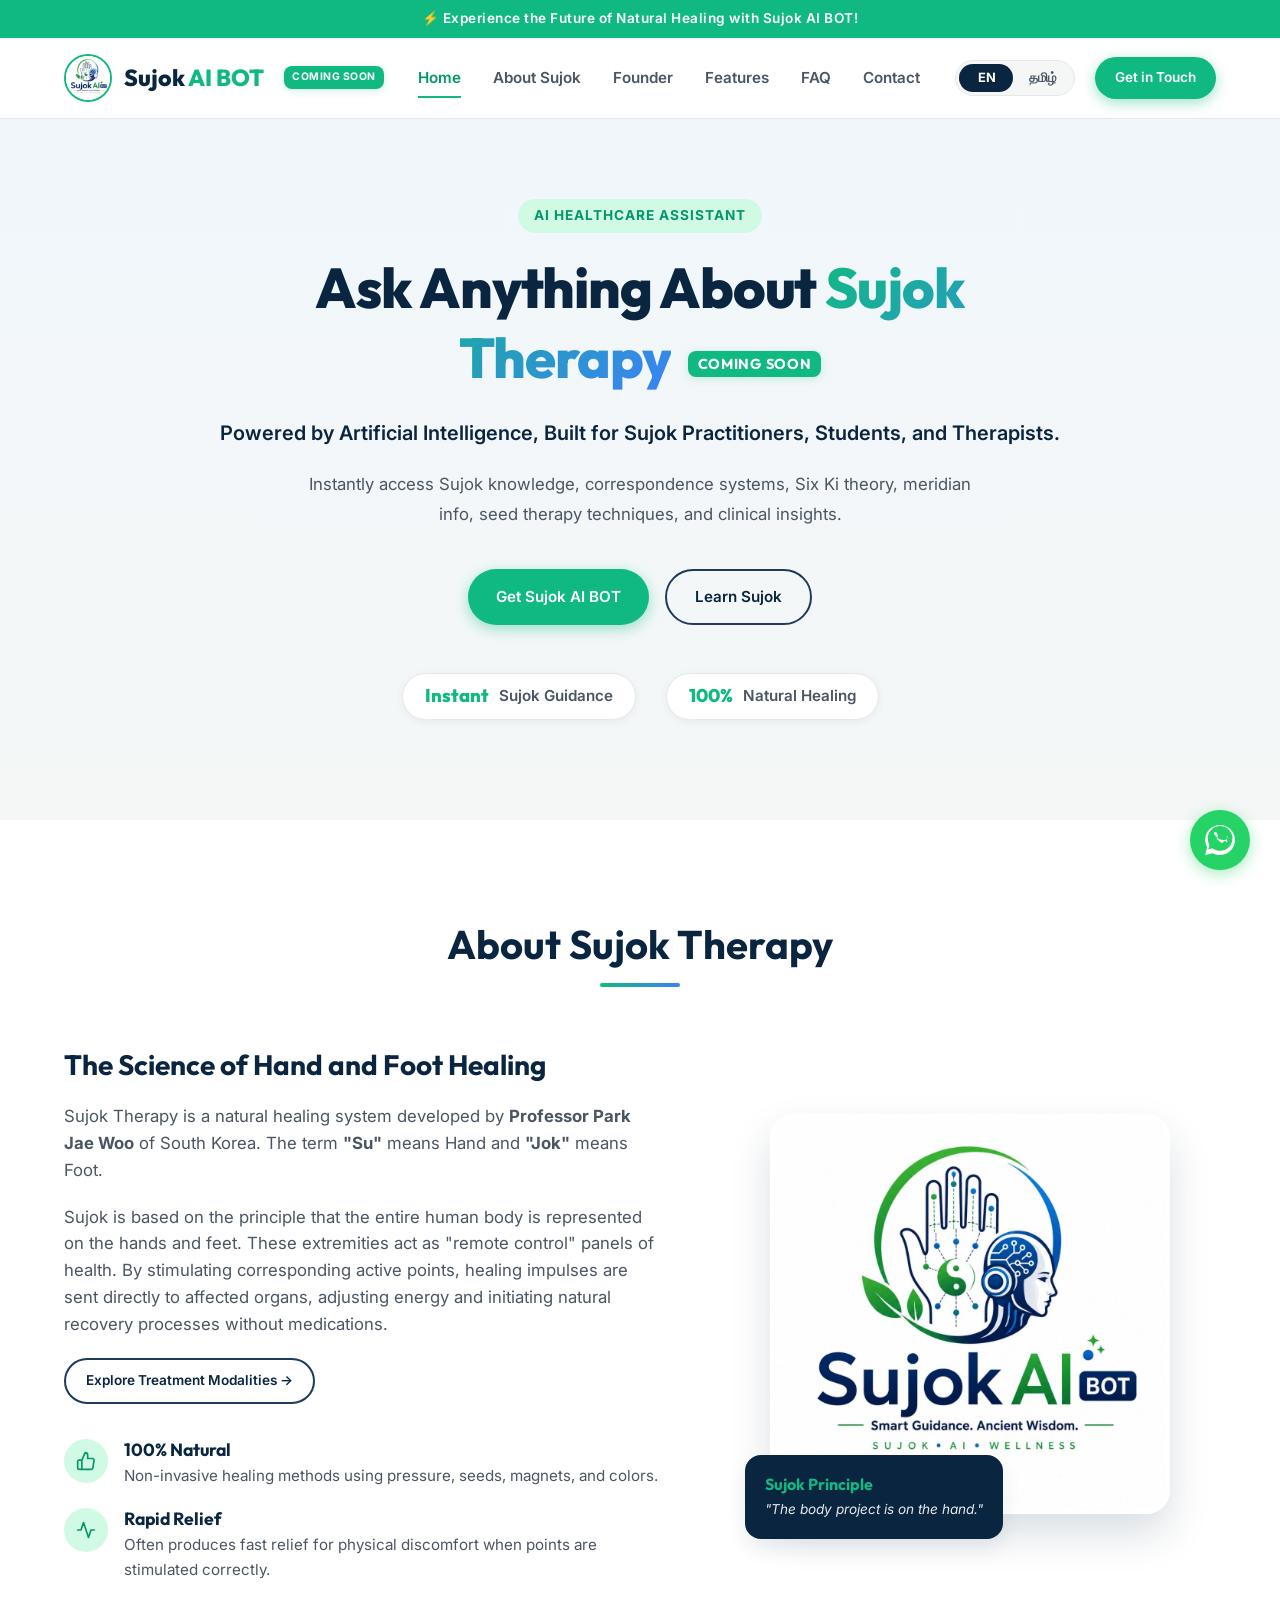
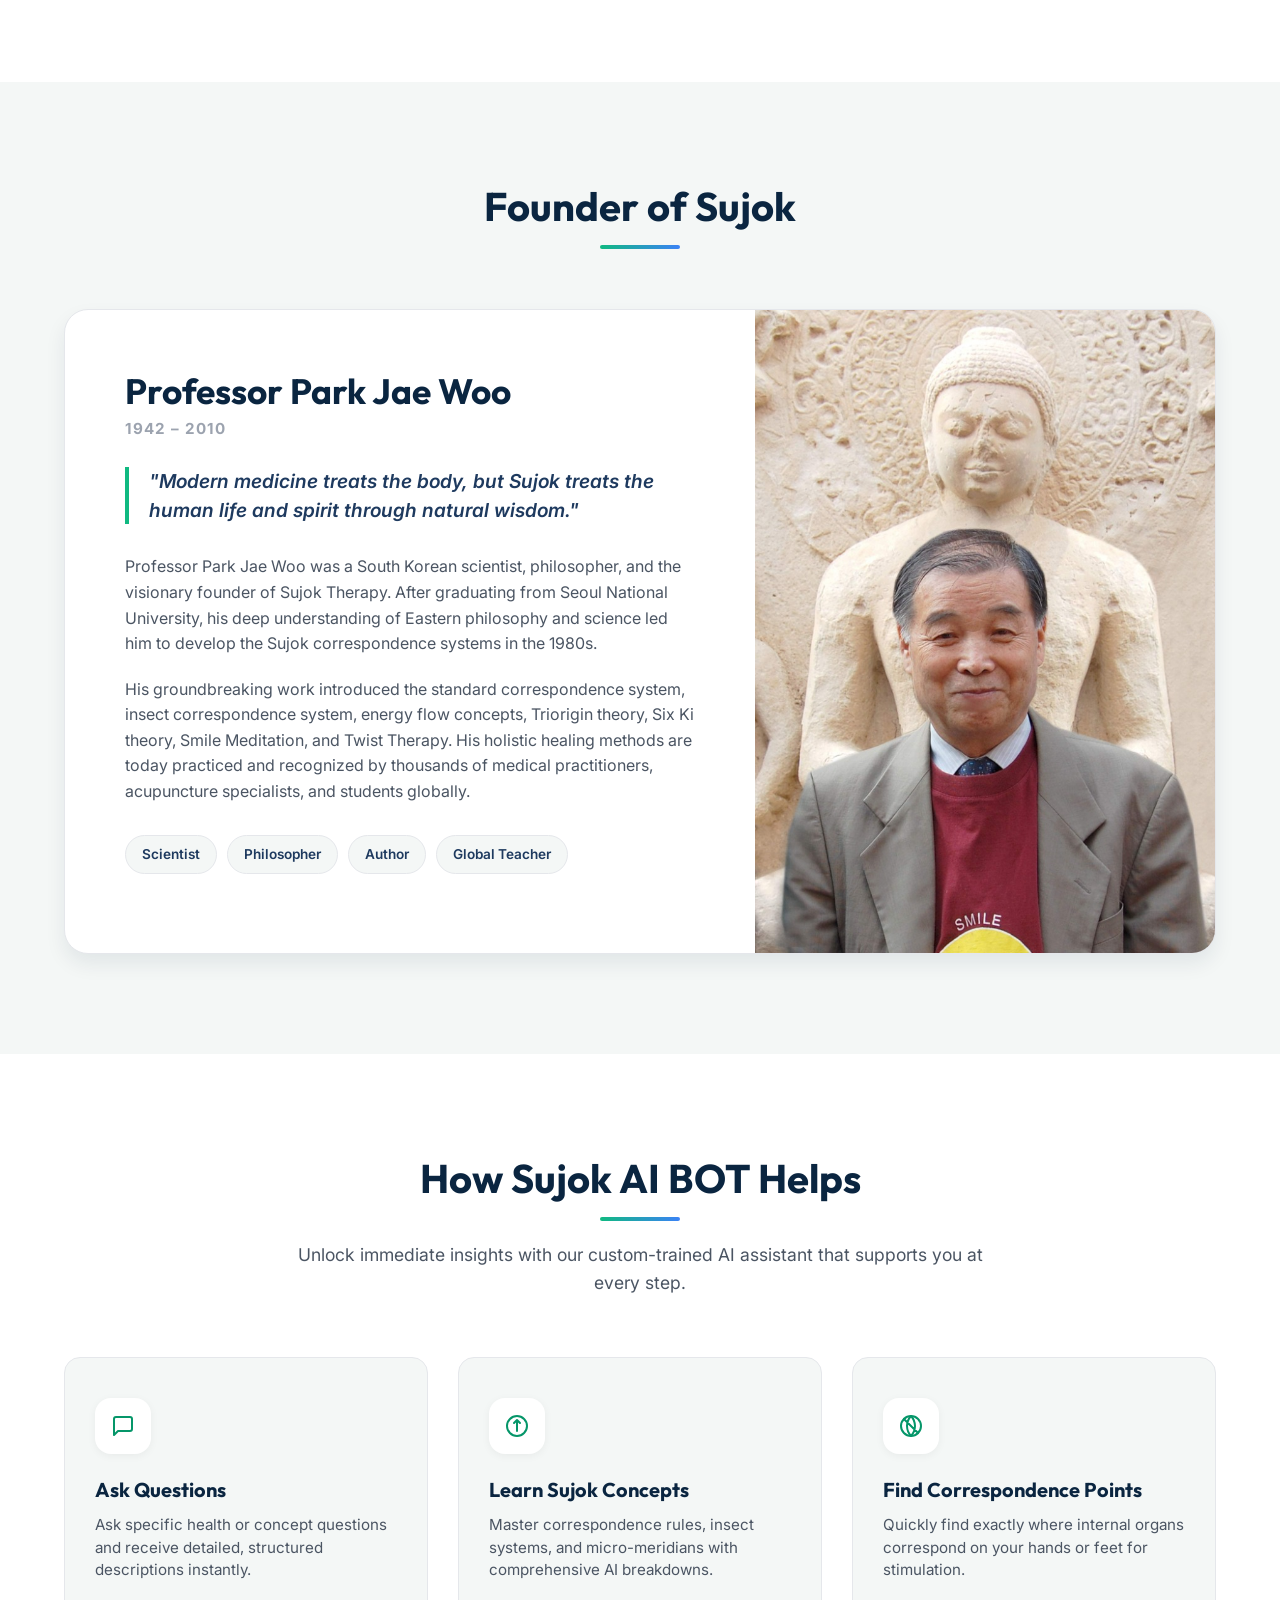
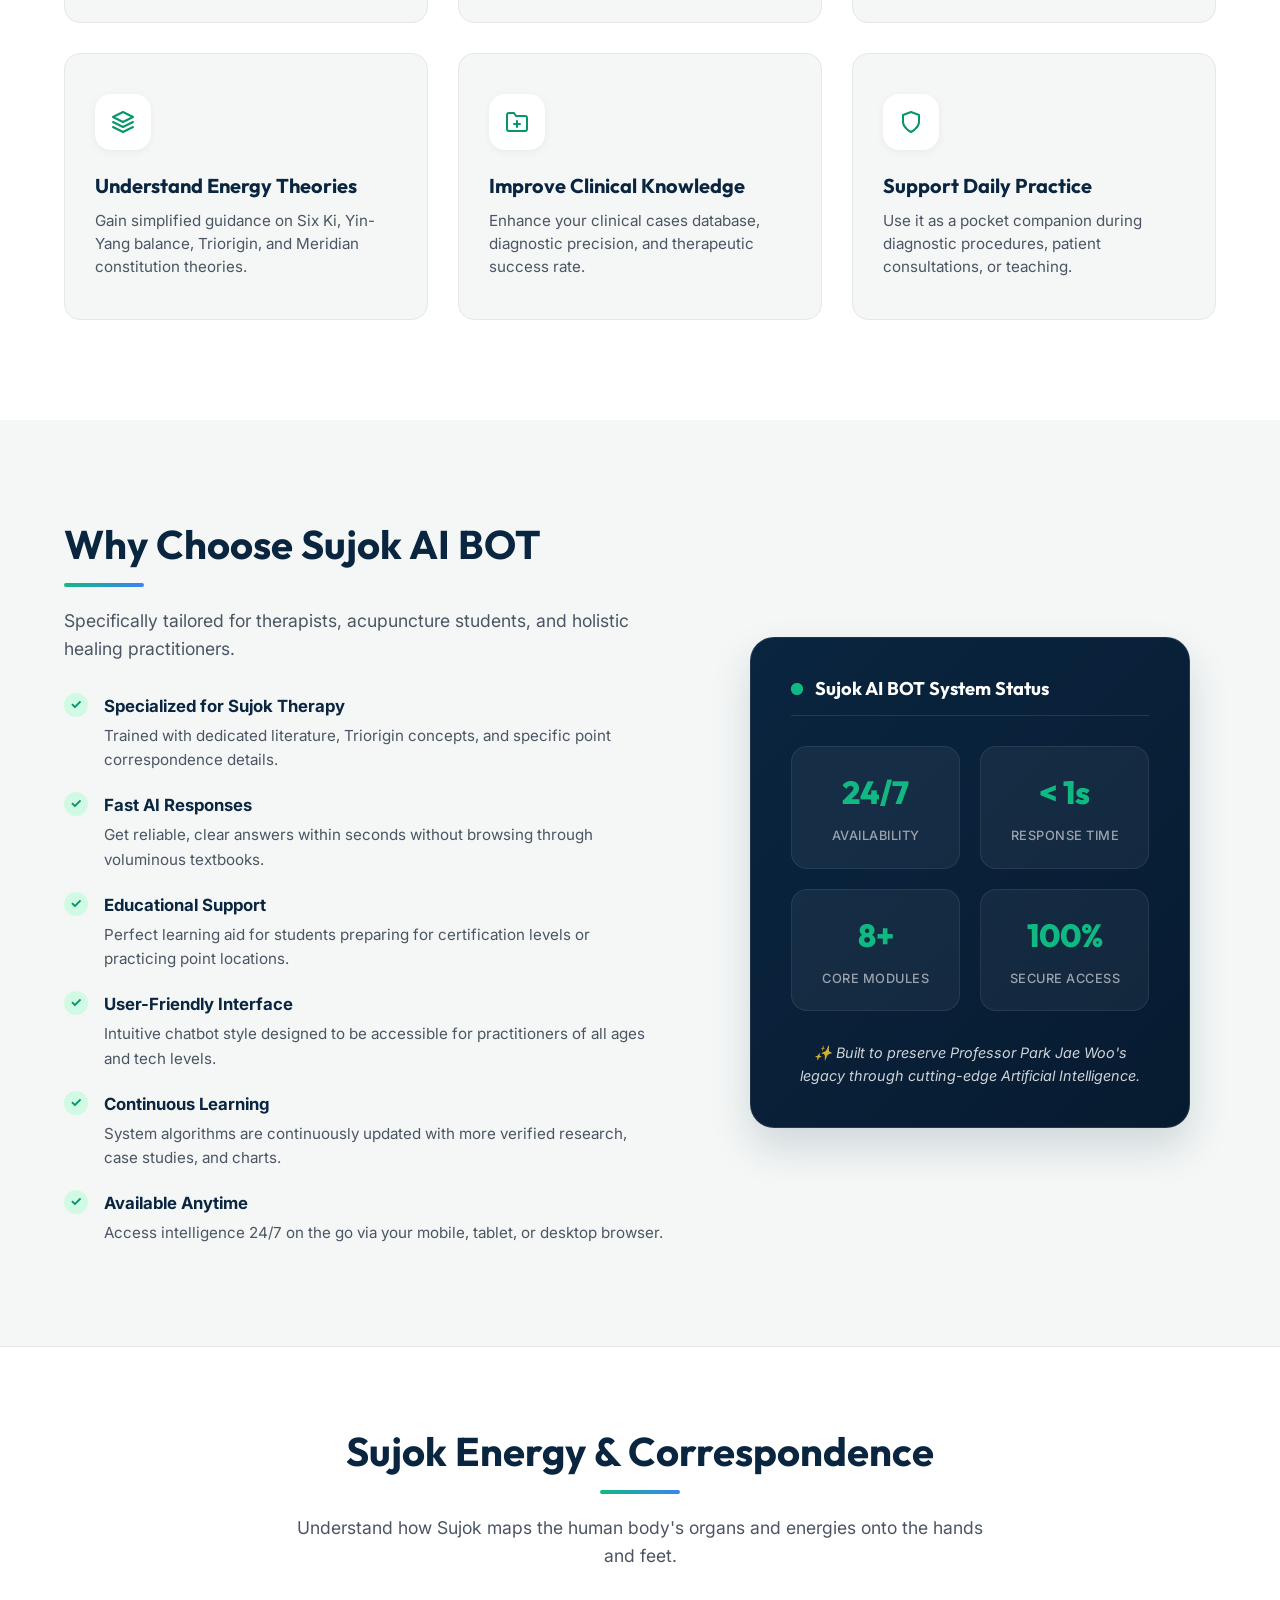
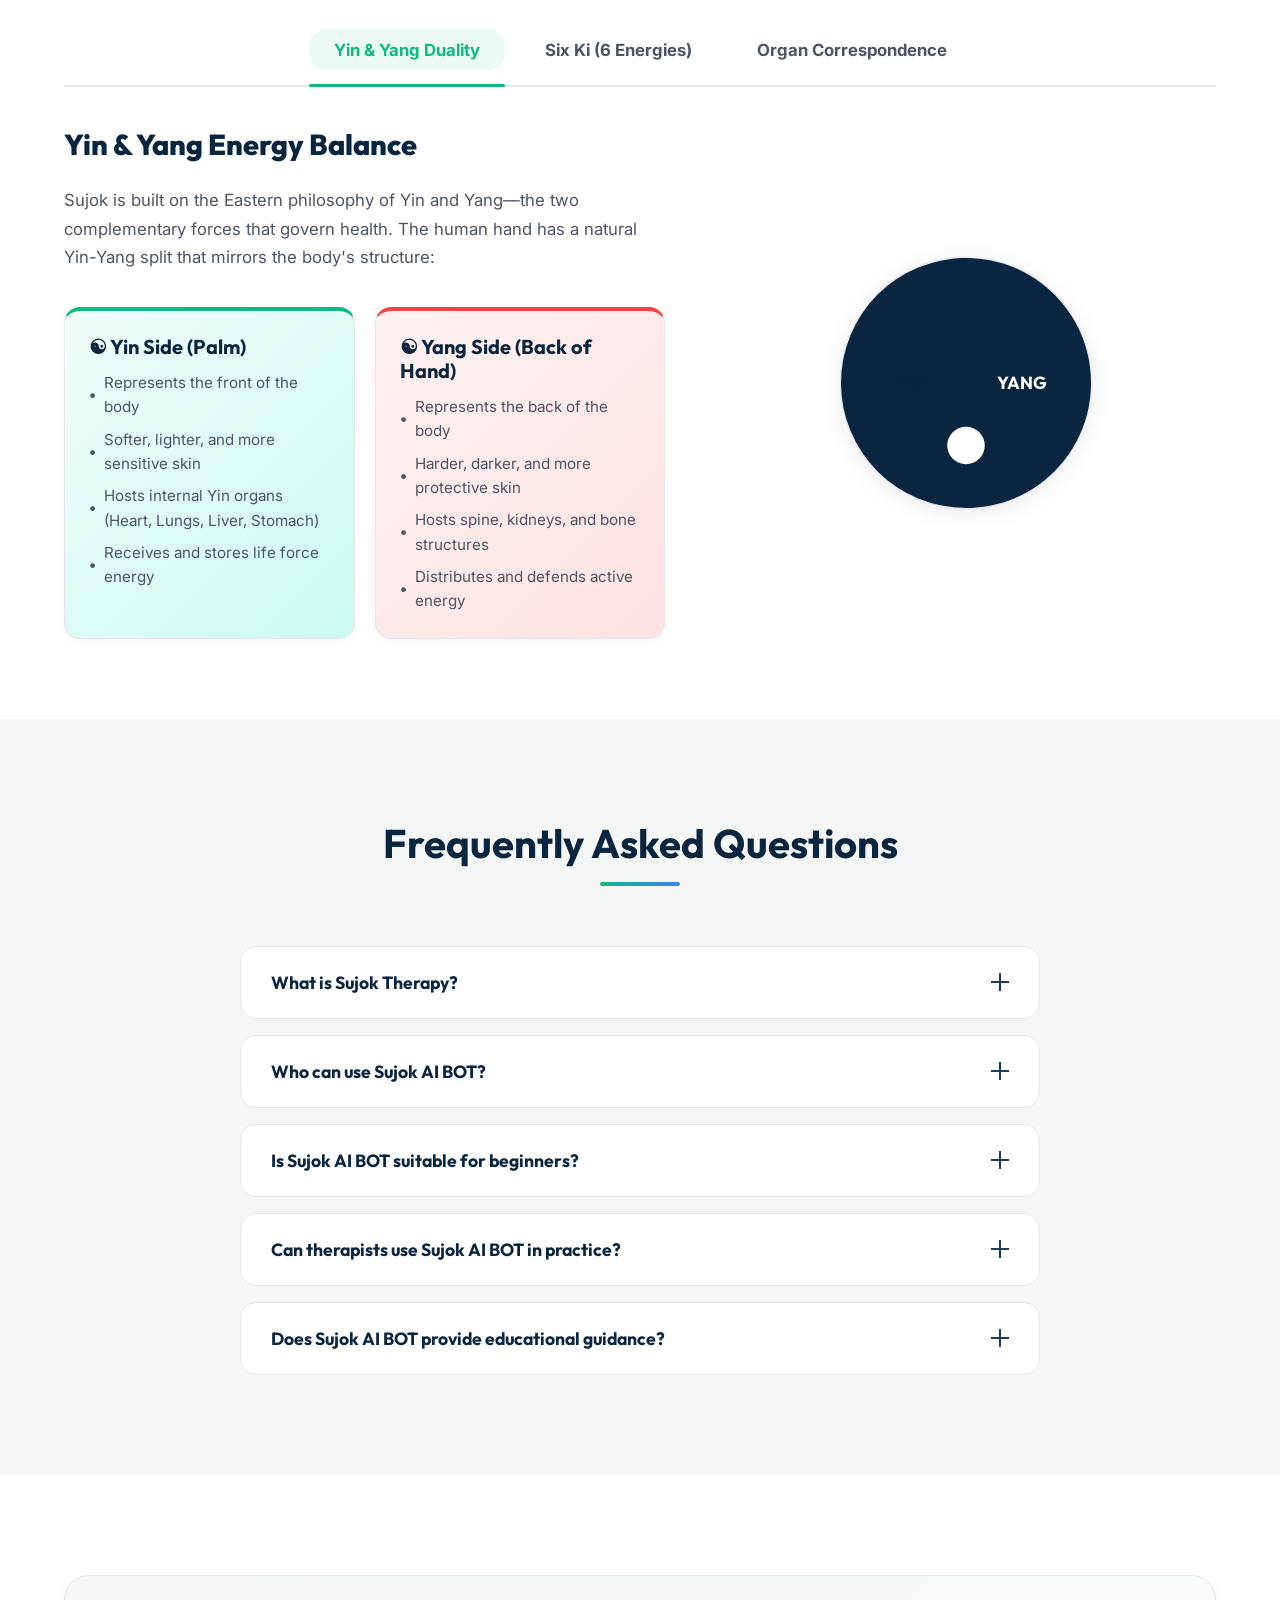
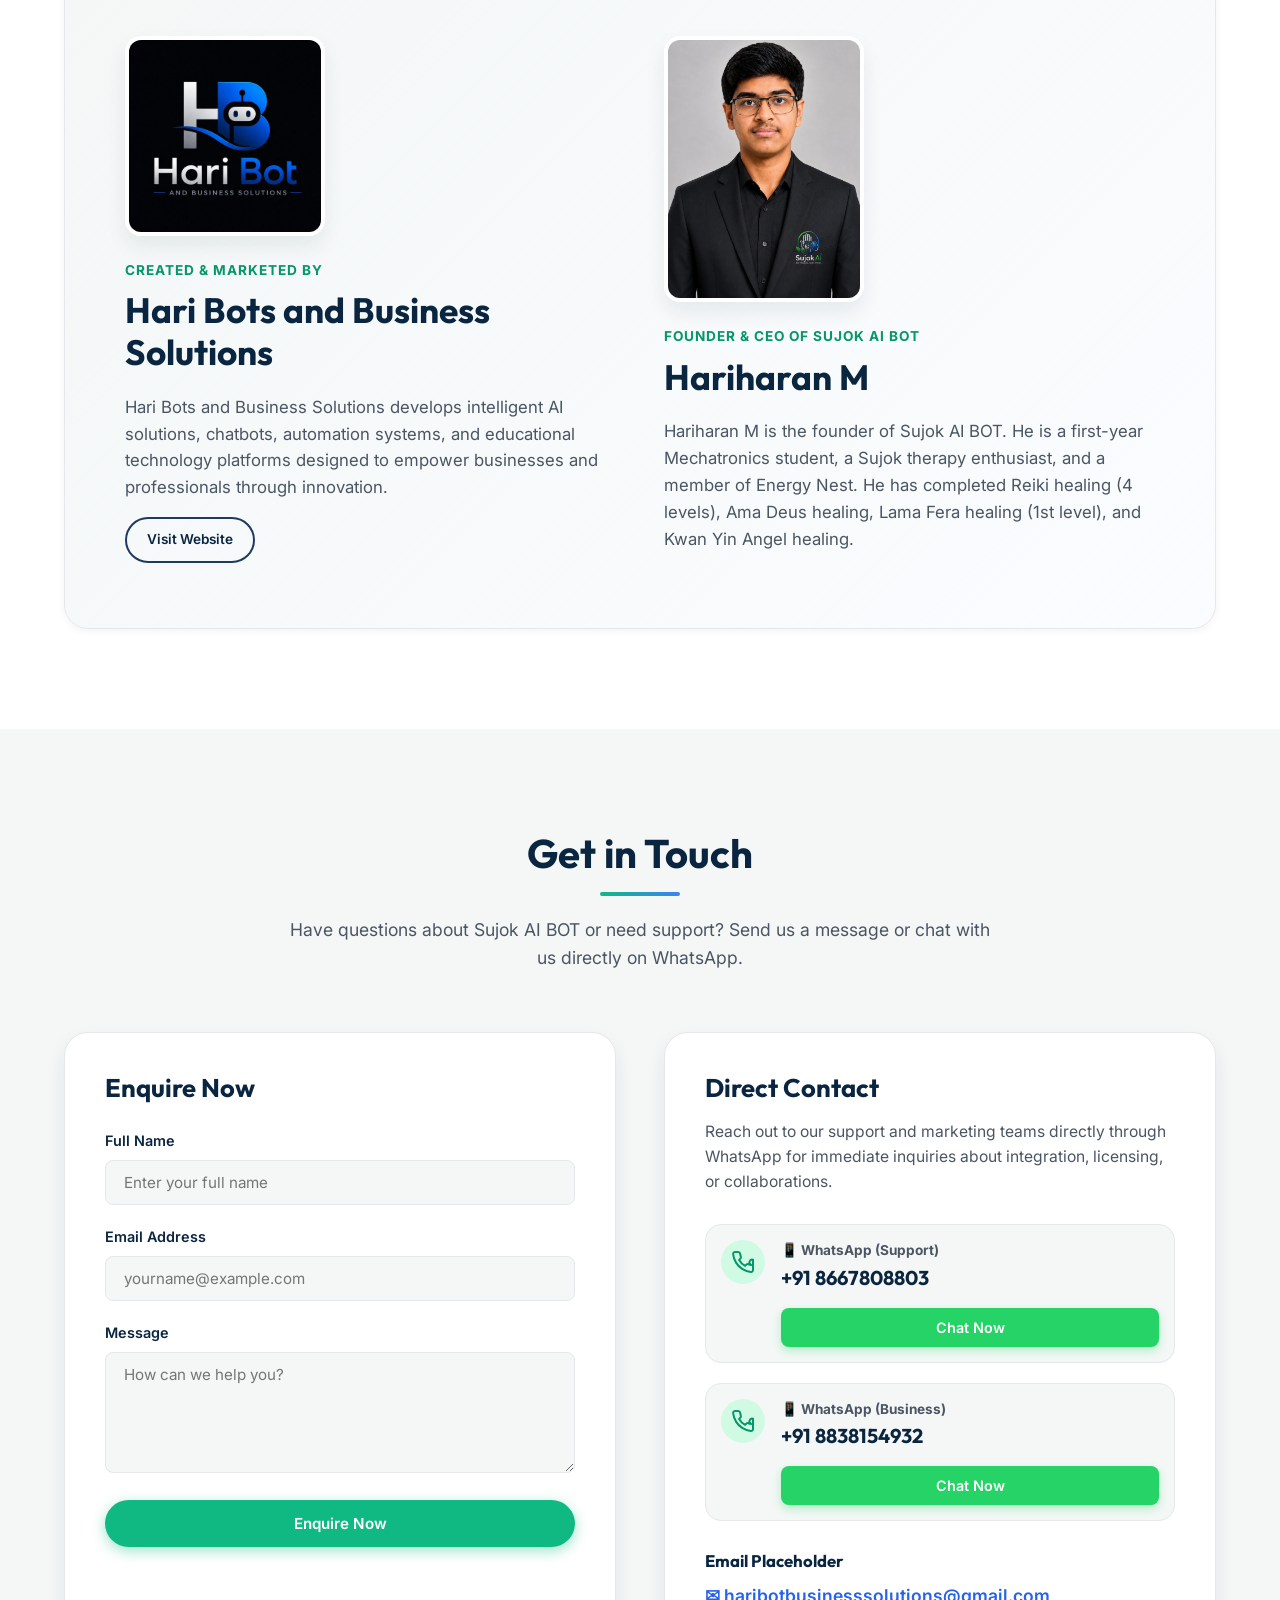
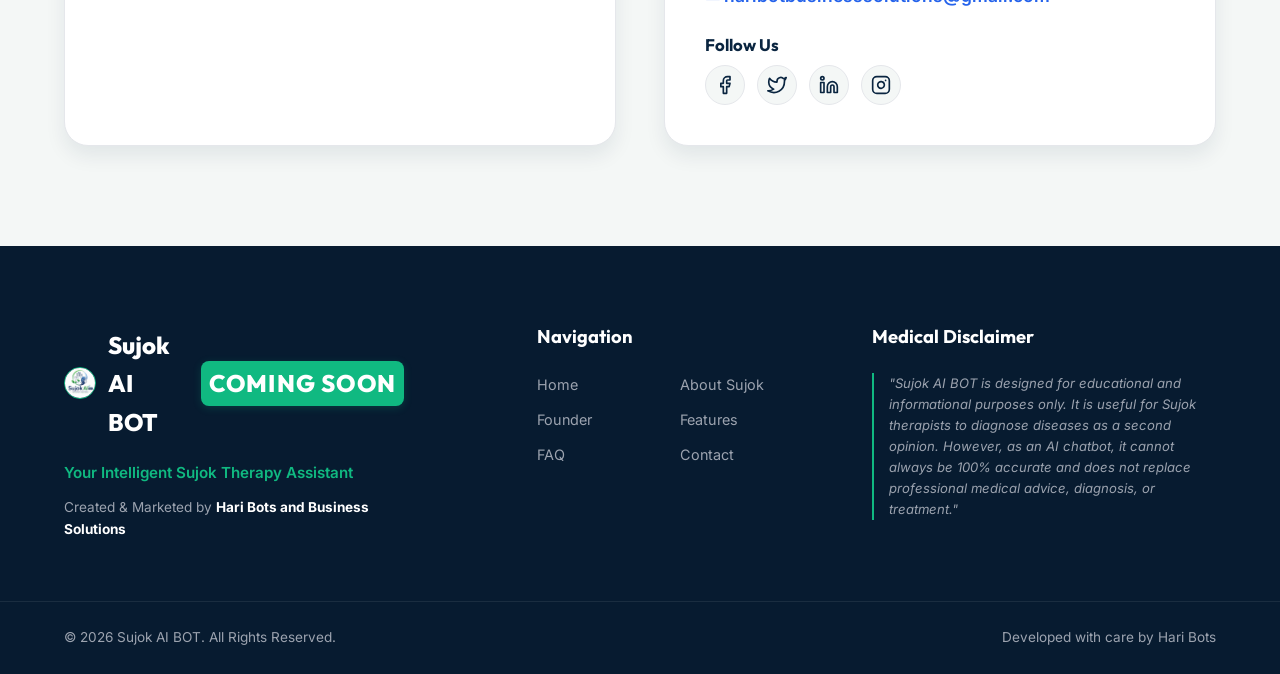
<file: index.html>
<!DOCTYPE html>
<html lang="en">
<head>
  <meta charset="UTF-8">
  <meta name="viewport" content="width=device-width, initial-scale=1.0">
  
  <!-- SEO Meta Tags -->
  <title>Sujok AI BOT (Coming Soon) - Your Intelligent Sujok Therapy Assistant</title>
  <meta name="description" content="Sujok AI BOT is an advanced AI-powered assistant for Sujok Therapy. Access instant knowledge, correspondence systems, Six Ki theory, and treatment point guidance 24/7.">
  <meta name="keywords" content="Sujok AI BOT, Sujok Therapy, Professor Park Jae Woo, Correspondence System, Six Ki Theory, Seed Therapy, Healing, Alternative Medicine, Hari Bots">
  <meta name="author" content="Hari Bots and Business Solutions">
  <link rel="canonical" href="https://sujokai.com">
  
  <!-- Open Graph Meta Tags -->
  <meta property="og:title" content="Sujok AI BOT - Intelligent Sujok Therapy Assistant">
  <meta property="og:description" content="Instant access to Sujok knowledge, correspondence systems, Six Ki energy theories, and treatment guidance. Created by Hari Bots.">
  <meta property="og:image" content="assets/sujok-ai-logo.jpg">
  <meta property="og:type" content="website">
  
  <!-- Google Fonts -->
  <link rel="preconnect" href="https://fonts.googleapis.com">
  <link rel="preconnect" href="https://fonts.gstatic.com" crossorigin>
  <link href="https://fonts.googleapis.com/css2?family=Inter:wght@300;400;500;600;700&family=Outfit:wght@400;500;600;700;800&display=swap" rel="stylesheet">
  
  <!-- Stylesheet -->
  <link rel="stylesheet" href="style.css">
  
  <!-- Favicon -->
  <link rel="icon" type="image/jpeg" href="assets/sujok-ai-logo.jpg">
</head>
<body>

  <!-- Premium Loading Screen (lasts max 3 seconds) -->
  <div id="loadingScreen" class="loading-screen-overlay">
    <div class="loader-bg-waves"></div>
    <div class="loader-bg-leaves">
      <div class="loader-leaf leaf-1">🍃</div>
      <div class="loader-leaf leaf-2">🍂</div>
      <div class="loader-leaf leaf-3">🌱</div>
    </div>
    
    <div class="loader-content">
      <!-- Header Logo Area -->
      <div class="loader-header animate-pop">
        <img src="assets/sujok-ai-logo.jpg" alt="Sujok AI BOT Logo" class="loader-logo">
        <h2 class="loader-brand-name" style="display: flex; align-items: center; justify-content: center; gap: 8px;">
          Sujok <span class="accent-text">AI BOT</span>
          <span class="badge-coming-soon" style="margin-left: 0;" data-translate="badge-coming-soon">COMING SOON</span>
        </h2>
        <p class="loader-tagline">Smart Guidance. Ancient Wisdom.</p>
        <div class="loader-badges">
          <span data-translate="loader-badge-sujok">SUJOK</span>
          <span>•</span>
          <span data-translate="loader-badge-ai">AI</span>
          <span>•</span>
          <span data-translate="loader-badge-wellness">WELLNESS</span>
        </div>
      </div>
      
      <!-- Center Glowing Holographic Graphic -->
      <div class="loader-graphic-container">
        <!-- Left Hand SVG -->
        <div class="graphic-box hand-box animate-pulse-slow">
          <svg class="loader-svg hand-svg" viewBox="0 0 200 250">
            <defs>
              <filter id="glow-blue" x="-20%" y="-20%" width="140%" height="140%">
                <feGaussianBlur stdDeviation="3" result="blur" />
                <feComposite in="SourceGraphic" in2="blur" operator="over" />
              </filter>
              <filter id="glow-green" x="-20%" y="-20%" width="140%" height="140%">
                <feGaussianBlur stdDeviation="4" result="blur" />
                <feComposite in="SourceGraphic" in2="blur" operator="over" />
              </filter>
            </defs>
            <path class="hand-silhouette" d="M 75,230 C 60,230 50,210 50,190 C 50,165 40,150 35,145 C 25,135 22,125 28,115 C 34,105 45,108 52,118 L 60,128 L 60,65 C 60,55 68,48 78,48 C 88,48 95,55 95,65 L 95,115 L 98,115 L 98,45 C 98,35 106,28 116,28 C 126,28 133,35 133,45 L 133,115 L 136,115 L 136,50 C 136,40 144,33 154,33 C 164,33 171,40 171,50 L 171,115 L 174,115 L 174,70 C 174,60 182,53 192,53 C 202,53 209,60 209,70 L 209,145 C 209,175 195,210 165,225 C 150,230 115,230 75,230 Z" transform="translate(-25, 0)" />
            <line x1="100" y1="230" x2="100" y2="160" class="energy-line line-main" />
            <line x1="100" y1="160" x2="100" y2="120" class="energy-line line-main" />
            <path d="M 100,160 Q 80,140 75,110 L 60,80 L 50,40" class="energy-line" />
            <path d="M 100,160 Q 95,135 95,110 L 90,65 L 85,20" class="energy-line" />
            <path d="M 100,160 Q 105,135 105,110 L 110,65 L 115,20" class="energy-line" />
            <path d="M 100,160 Q 120,140 120,110 L 135,80 L 150,40" class="energy-line" />
            <path d="M 100,160 Q 80,170 65,150 L 40,110" class="energy-line" />
            <circle cx="100" cy="230" r="4" class="node node-blue" />
            <circle cx="100" cy="160" r="6" class="node node-green node-pulse" />
            <circle cx="100" cy="120" r="5" class="node node-blue" />
            <circle cx="40" cy="110" r="5" class="node node-green" />
            <circle cx="65" cy="150" r="4" class="node node-blue" />
            <circle cx="50" cy="40" r="4" class="node node-green" />
            <circle cx="60" cy="80" r="3" class="node node-blue" />
            <circle cx="85" cy="20" r="4" class="node node-green" />
            <circle cx="90" cy="65" r="3" class="node node-blue" />
            <circle cx="115" cy="20" r="4" class="node node-green" />
            <circle cx="110" cy="65" r="3" class="node node-blue" />
            <circle cx="150" cy="40" r="4" class="node node-green" />
            <circle cx="135" cy="80" r="3" class="node node-blue" />
          </svg>
        </div>
        
        <!-- Center Hologram AI Orb -->
        <div class="hologram-container">
          <div class="hologram-ray"></div>
          <div class="hologram-ring ring-outer"></div>
          <div class="hologram-ring ring-middle"></div>
          <div class="hologram-ring ring-inner"></div>
          <div class="hologram-core">
            <span class="hologram-text">AI</span>
          </div>
        </div>
        
        <!-- Right Foot SVG -->
        <div class="graphic-box foot-box animate-pulse-slow">
          <svg class="loader-svg foot-svg" viewBox="0 0 200 250">
            <path class="foot-silhouette" d="M 75,225 C 60,225 55,200 58,175 C 60,155 50,130 45,110 C 40,90 45,70 55,60 C 58,58 62,58 65,62 L 72,72 L 70,45 C 70,38 75,32 82,32 C 89,32 95,38 95,45 L 95,78 L 98,78 L 98,35 C 98,28 104,22 111,22 C 118,22 124,28 124,35 L 124,78 L 127,78 L 127,38 C 127,31 133,25 140,25 C 147,25 153,31 153,38 L 153,78 L 156,78 L 156,45 C 156,38 162,32 169,32 C 176,32 182,38 182,45 L 182,85 C 182,110 178,135 178,155 C 178,185 175,220 145,225 C 130,227 105,227 75,225 Z" transform="translate(-25, 0)" />
            <path d="M 100,220 C 75,180 75,130 80,90" class="energy-line" />
            <line x1="100" y1="220" x2="100" y2="135" class="energy-line line-main" />
            <line x1="100" y1="135" x2="100" y2="90" class="energy-line line-main" />
            <path d="M 100,135 Q 75,110 65,65 L 55,30" class="energy-line" />
            <path d="M 100,135 Q 85,105 82,80 L 80,20" class="energy-line" />
            <path d="M 100,135 Q 100,105 103,80 L 105,20" class="energy-line" />
            <path d="M 100,135 Q 115,105 120,80 L 130,25" class="energy-line" />
            <path d="M 100,135 Q 130,115 138,85 L 155,35" class="energy-line" />
            <circle cx="100" cy="220" r="5" class="node node-blue" />
            <circle cx="100" cy="135" r="6" class="node node-green node-pulse" />
            <circle cx="100" cy="90" r="4" class="node node-blue" />
            <circle cx="55" cy="30" r="5" class="node node-green" />
            <circle cx="65" cy="65" r="3" class="node node-blue" />
            <circle cx="80" cy="20" r="4" class="node node-green" />
            <circle cx="105" cy="20" r="4" class="node node-green" />
            <circle cx="130" cy="25" r="4" class="node node-green" />
            <circle cx="155" cy="35" r="4" class="node node-green" />
          </svg>
        </div>
      </div>
      
      <!-- Progress Bar & Status -->
      <div class="loader-progress-area">
        <div class="loader-status-text" id="loaderStatusText" data-translate="loader-loading">Loading Sujok Knowledge...</div>
        <div class="loader-progress-container">
          <div class="loader-progress-track">
            <div class="loader-progress-bar" id="loaderProgressBar"></div>
          </div>
          <div class="loader-percentage" id="loaderPercentage">0%</div>
        </div>
        
        <div class="loader-subtitle-wrapper">
          <div class="loader-pulse-dots">
            <span class="dot-1"></span>
            <span class="dot-2"></span>
            <span class="dot-3"></span>
          </div>
          <div class="loader-subtitle-text" id="loaderSubtitleText" data-translate="loader-preparing">Preparing your AI Assistant...</div>
        </div>
      </div>
      
      <!-- Sujok Fact Card -->
      <div class="loader-fact-card animate-slide-up">
        <div class="loader-fact-badge-wrapper">
          <div class="loader-fact-icon">💡</div>
          <span class="loader-fact-badge" data-translate="loader-fact-badge">SUJOK FACT</span>
        </div>
        <div class="loader-fact-text" id="loaderFactText" data-translate="loader-fact-1">Sujok means Hand and Foot. It is a natural healing therapy created by Park Jae Woo.</div>
      </div>
    </div>
    
    <!-- Loader Footer -->
    <div class="loader-footer">
      <p class="loader-footer-text" data-translate="loader-powered">Powered by <span class="footer-bold">Hari Bots & Business Solutions</span></p>
    </div>
  </div>


  <!-- Top Announcement Bar -->
  <div class="announcement-bar" id="announcement">
    <p data-translate="announcement">⚡ Experience the Future of Natural Healing with Sujok AI BOT!</p>
  </div>

  <!-- Header Section -->
  <header class="main-header" id="header">
    <div class="container header-container">
      <a href="#" class="logo-area" aria-label="Sujok AI BOT Home">
        <img src="assets/sujok-ai-logo.jpg" alt="Sujok AI BOT Logo" class="brand-logo" id="brand-logo-img">
        <span class="brand-name">Sujok <span class="accent-text">AI BOT</span></span>
        <span class="badge-coming-soon" data-translate="badge-coming-soon">COMING SOON</span>
      </a>
      
      <!-- Desktop Navigation -->
      <nav class="desktop-nav" aria-label="Main Navigation">
        <a href="#hero" class="nav-link active" data-translate="nav-home">Home</a>
        <a href="about-sujok.html" class="nav-link" data-translate="nav-about">About Sujok</a>
        <a href="#founder" class="nav-link" data-translate="nav-founder">Founder</a>
        <a href="#features" class="nav-link" data-translate="nav-features">Features</a>

        <a href="#faq" class="nav-link" data-translate="nav-faq">FAQ</a>
        <a href="#contact" class="nav-link" data-translate="nav-contact">Contact</a>
      </nav>
      
      <!-- Language Switcher & Header CTA -->
      <div class="header-actions-wrapper">
        <div class="lang-switch" id="langSwitch" role="button" aria-label="Switch Language">
          <span class="lang-option active" data-lang="en">EN</span>
          <span class="lang-option" data-lang="ta">தமிழ்</span>
        </div>
        <div class="header-cta">
          <a href="#contact" class="btn btn-primary btn-sm" data-translate="nav-cta">Get in Touch</a>
        </div>
      </div>
      
      <!-- Mobile Menu Toggle -->
      <button class="mobile-menu-toggle" id="menuToggle" aria-label="Toggle Navigation Menu">
        <span></span>
        <span></span>
        <span></span>
      </button>
    </div>
  </header>

  <!-- Mobile Drawer Menu -->
  <div class="mobile-nav-drawer" id="mobileDrawer">
    <nav class="mobile-nav" aria-label="Mobile Navigation">
      <a href="#hero" class="mobile-nav-link" data-translate="nav-home">Home</a>
      <a href="about-sujok.html" class="mobile-nav-link" data-translate="nav-about">About Sujok</a>
      <a href="#founder" class="mobile-nav-link" data-translate="nav-founder">Founder</a>
      <a href="#features" class="mobile-nav-link" data-translate="nav-features">Features</a>

      <a href="#faq" class="mobile-nav-link" data-translate="nav-faq">FAQ</a>
      <a href="#contact" class="mobile-nav-link" data-translate="nav-contact">Contact</a>
      
      <div class="mobile-lang-switch-container">
        <span class="mobile-lang-label">Language / மொழி:</span>
        <div class="lang-switch" id="mobileLangSwitch" role="button">
          <span class="lang-option active" data-lang="en">EN</span>
          <span class="lang-option" data-lang="ta">தமிழ்</span>
        </div>
      </div>
      
      <a href="#contact" class="btn btn-primary mobile-cta" data-translate="nav-cta">Get in Touch</a>
    </nav>
  </div>

  <main>
    
    <!-- Desktop-Only Hero Section -->
    <div class="desktop-only">
      <section class="hero-section" id="hero">
        <div class="container">
          <!-- Hero Text -->
          <div class="hero-content hero-centered">
            <div class="tag-badge" data-translate="hero-badge">AI Healthcare Assistant</div>
            <h1 class="hero-title" data-translate="hero-title">Ask Anything About <span class="gradient-text">Sujok Therapy</span> <span class="badge-coming-soon" style="font-size: 0.9rem; padding: 4px 10px;">Coming Soon</span></h1>
            <p class="hero-subtitle" data-translate="hero-subtitle">Powered by Artificial Intelligence, Built for Sujok Practitioners, Students, and Therapists.</p>
            <p class="hero-description" data-translate="hero-description">Instantly access Sujok knowledge, correspondence systems, Six Ki theory, meridian info, seed therapy techniques, and clinical insights.</p>
            <div class="hero-actions">
              <a href="#contact" class="btn btn-primary" data-translate="hero-cta-get">Get Sujok AI BOT</a>
              <a href="about-sujok.html" class="btn btn-secondary" data-translate="hero-cta-learn">Learn Sujok</a>
            </div>
            <div class="hero-stats">
              <div class="stat-item">
                <span class="stat-number">Instant</span>
                <span class="stat-label" data-translate="hero-stat-2">Sujok Guidance</span>
              </div>
              <div class="stat-item">
                <span class="stat-number">100%</span>
                <span class="stat-label" data-translate="hero-stat-3">Natural Healing</span>
              </div>
            </div>
          </div>
        </div>
      </section>
    </div>

    <!-- Mobile-Only Hero Section -->
    <section class="mobile-only mobile-hero-section" id="mobile-hero">
      <div class="container mobile-hero-content">
        <div class="tag-badge" data-translate="hero-badge">AI Healthcare Assistant</div>
        <h1 class="mobile-hero-title" data-translate="mobile-hero-title">Your AI-Powered Sujok Assistant <span class="badge-coming-soon" style="font-size: 0.8rem; padding: 4px 8px; display: inline-block; vertical-align: middle;">Coming Soon</span></h1>
        <p class="mobile-hero-desc" data-translate="mobile-hero-subtitle">Get instant answers about Sujok Therapy, Correspondence Systems, Six Ki, Treatment Methods, and more.</p>
        <div class="mobile-hero-actions">
          <a href="#contact" class="btn btn-primary" data-translate="hero-cta-get">Get Sujok AI BOT</a>
          <a href="about-sujok.html" class="btn btn-secondary" data-translate="hero-cta-learn">Learn Sujok</a>
        </div>
      </div>
    </section>


    <!-- About Sujok Section -->
    <section class="about-section" id="about">
      <div class="container">
        <div class="section-header">
          <h2 class="section-title" data-translate="about-title">About Sujok Therapy</h2>
          <div class="title-underline"></div>
        </div>
        
        <div class="about-grid">
          <div class="about-text-content">
            <h3 class="about-subtitle" data-translate="about-subtitle">The Science of Hand and Foot Healing</h3>
            <p class="about-description" data-translate="about-desc-1">
              Sujok Therapy is a natural healing system developed by <strong>Professor Park Jae Woo</strong> of South Korea. The term <strong>"Su"</strong> means Hand and <strong>"Jok"</strong> means Foot.
            </p>
            <p class="about-description" data-translate="about-desc-2">
              Sujok is based on the principle that the entire human body is represented on the hands and feet. These extremities act as "remote control" panels of health. By stimulating corresponding active points, healing impulses are sent directly to affected organs, adjusting energy and initiating natural recovery processes without medications.
            </p>
            <div style="margin: 20px 0 25px 0;">
              <a href="about-sujok.html" class="btn btn-secondary btn-sm" data-translate="about-more-btn">Explore Treatment Modalities &rarr;</a>
            </div>
            
            <div class="key-principles">
              <div class="principle-item">
                <div class="principle-icon">
                  <svg xmlns="http://www.w3.org/2000/svg" width="20" height="20" viewBox="0 0 24 24" fill="none" stroke="currentColor" stroke-width="2" stroke-linecap="round" stroke-linejoin="round"><path d="M14 9V5a3 3 0 0 0-3-3l-4 9v11h11.28a2 2 0 0 0 2-1.7l1.38-9a2 2 0 0 0-2-2.3zM7 22H4a2 2 0 0 1-2-2v-7a2 2 0 0 1 2-2h3"/></svg>
                </div>
                <div>
                  <h4 data-translate="about-princ-1-title">100% Natural</h4>
                  <p data-translate="about-princ-1-desc">Non-invasive healing methods using pressure, seeds, magnets, and colors.</p>
                </div>
              </div>
              <div class="principle-item">
                <div class="principle-icon">
                  <svg xmlns="http://www.w3.org/2000/svg" width="20" height="20" viewBox="0 0 24 24" fill="none" stroke="currentColor" stroke-width="2" stroke-linecap="round" stroke-linejoin="round"><path d="M22 12h-4l-3 9L9 3l-3 9H2"/></svg>
                </div>
                <div>
                  <h4 data-translate="about-princ-2-title">Rapid Relief</h4>
                  <p data-translate="about-princ-2-desc">Often produces fast relief for physical discomfort when points are stimulated correctly.</p>
                </div>
              </div>
            </div>
          </div>
          
          <div class="about-image-content">
            <div class="image-wrapper">
              <img src="assets/sujok-ai-logo.jpg" alt="Sujok Correspondence Concept Logo" class="about-showcase-img">
              <div class="image-overlay-card">
                <h4 data-translate="about-overlay-title">Sujok Principle</h4>
                <p data-translate="about-overlay-desc">"The body project is on the hand."</p>
              </div>
            </div>
          </div>
        </div>
      </div>
    </section>

    <!-- Founder Section -->
    <section class="founder-section" id="founder">
      <div class="container">
        <div class="section-header">
          <h2 class="section-title" data-translate="founder-title">Founder of Sujok</h2>
          <div class="title-underline"></div>
        </div>
        
        <div class="founder-card-wrapper">
          <div class="founder-grid">
            <div class="founder-bio">
              <div class="founder-meta">
                <h3 class="founder-name">Professor Park Jae Woo</h3>
                <span class="founder-lifespan" data-translate="founder-lifespan">1942 – 2010</span>
              </div>
              <blockquote class="founder-quote" data-translate="founder-quote">
                "Modern medicine treats the body, but Sujok treats the human life and spirit through natural wisdom."
              </blockquote>
              <p class="founder-description" data-translate="founder-desc-1">
                Professor Park Jae Woo was a South Korean scientist, philosopher, and the visionary founder of Sujok Therapy. After graduating from Seoul National University, his deep understanding of Eastern philosophy and science led him to develop the Sujok correspondence systems in the 1980s.
              </p>
              <p class="founder-description" data-translate="founder-desc-2">
                His groundbreaking work introduced the standard correspondence system, insect correspondence system, energy flow concepts, Triorigin theory, Six Ki theory, Smile Meditation, and Twist Therapy. His holistic healing methods are today practiced and recognized by thousands of medical practitioners, acupuncture specialists, and students globally.
              </p>
              
              <div class="achievements">
                <div class="achievement-badge" data-translate="founder-badge-1">Scientist</div>
                <div class="achievement-badge" data-translate="founder-badge-2">Philosopher</div>
                <div class="achievement-badge" data-translate="founder-badge-3">Author</div>
                <div class="achievement-badge" data-translate="founder-badge-4">Global Teacher</div>
              </div>
            </div>
            
            <div class="founder-image-box">
              <img src="assets/park-jae-woo.jpg" alt="Professor Park Jae Woo" class="founder-img">
            </div>
          </div>
        </div>
      </div>
    </section>

    <!-- Desktop-Only Features Section -->
    <div class="desktop-only">
      <!-- How Sujok AI BOT Helps (Features) -->
      <section class="features-section" id="features">
        <div class="container">
          <div class="section-header">
            <h2 class="section-title" data-translate="features-title">How Sujok AI BOT Helps</h2>
            <div class="title-underline"></div>
            <p class="section-subtitle" data-translate="features-subtitle">Unlock immediate insights with our custom-trained AI assistant that supports you at every step.</p>
          </div>
          
          <div class="features-grid">
            <!-- Card 1 -->
            <div class="feature-card">
              <div class="feature-icon">
                <svg xmlns="http://www.w3.org/2000/svg" width="24" height="24" viewBox="0 0 24 24" fill="none" stroke="currentColor" stroke-width="2" stroke-linecap="round" stroke-linejoin="round"><path d="M21 15a2 2 0 0 1-2 2H7l-4 4V5a2 2 0 0 1 2-2h14a2 2 0 0 1 2 2z"/></svg>
              </div>
              <h3 class="feature-card-title" data-translate="feat-1-title">Ask Questions</h3>
              <p class="feature-card-desc" data-translate="feat-1-desc">Ask specific health or concept questions and receive detailed, structured descriptions instantly.</p>
            </div>
            
            <!-- Card 2 -->
            <div class="feature-card">
              <div class="feature-icon">
                <svg xmlns="http://www.w3.org/2000/svg" width="24" height="24" viewBox="0 0 24 24" fill="none" stroke="currentColor" stroke-width="2" stroke-linecap="round" stroke-linejoin="round"><path d="M12 22c5.523 0 10-4.477 10-10S17.523 2 12 2 2 6.477 2 12s4.477 10 10 10z"/><path d="M12 6v11M9 9l3-3 3 3"/></svg>
              </div>
              <h3 class="feature-card-title" data-translate="feat-2-title">Learn Sujok Concepts</h3>
              <p class="feature-card-desc" data-translate="feat-2-desc">Master correspondence rules, insect systems, and micro-meridians with comprehensive AI breakdowns.</p>
            </div>
            
            <!-- Card 3 -->
            <div class="feature-card">
              <div class="feature-icon">
                <svg xmlns="http://www.w3.org/2000/svg" width="24" height="24" viewBox="0 0 24 24" fill="none" stroke="currentColor" stroke-width="2" stroke-linecap="round" stroke-linejoin="round"><circle cx="12" cy="12" r="10"/><path d="m4.93 4.93 14.14 14.14M12 2a15.3 15.3 0 0 1 4 10 15.3 15.3 0 0 1-4 10 15.3 15.3 0 0 1-4-10 15.3 15.3 0 0 1 4-10z"/></svg>
              </div>
              <h3 class="feature-card-title" data-translate="feat-3-title">Find Correspondence Points</h3>
              <p class="feature-card-desc" data-translate="feat-3-desc">Quickly find exactly where internal organs correspond on your hands or feet for stimulation.</p>
            </div>
            
            <!-- Card 4 -->
            <div class="feature-card">
              <div class="feature-icon">
                <svg xmlns="http://www.w3.org/2000/svg" width="24" height="24" viewBox="0 0 24 24" fill="none" stroke="currentColor" stroke-width="2" stroke-linecap="round" stroke-linejoin="round"><path d="M12 2L2 7l10 5 10-5-10-5zM2 17l10 5 10-5M2 12l10 5 10-5"/></svg>
              </div>
              <h3 class="feature-card-title" data-translate="feat-4-title">Understand Energy Theories</h3>
              <p class="feature-card-desc" data-translate="feat-4-desc">Gain simplified guidance on Six Ki, Yin-Yang balance, Triorigin, and Meridian constitution theories.</p>
            </div>
            
            <!-- Card 5 -->
            <div class="feature-card">
              <div class="feature-icon">
                <svg xmlns="http://www.w3.org/2000/svg" width="24" height="24" viewBox="0 0 24 24" fill="none" stroke="currentColor" stroke-width="2" stroke-linecap="round" stroke-linejoin="round"><path d="M22 19a2 2 0 0 1-2 2H4a2 2 0 0 1-2-2V5a2 2 0 0 1 2-2h5l2 3h9a2 2 0 0 1 2 2z"/><path d="M12 11v6M9 14h6"/></svg>
              </div>
              <h3 class="feature-card-title" data-translate="feat-5-title">Improve Clinical Knowledge</h3>
              <p class="feature-card-desc" data-translate="feat-5-desc">Enhance your clinical cases database, diagnostic precision, and therapeutic success rate.</p>
            </div>
            
            <!-- Card 6 -->
            <div class="feature-card">
              <div class="feature-icon">
                <svg xmlns="http://www.w3.org/2000/svg" width="24" height="24" viewBox="0 0 24 24" fill="none" stroke="currentColor" stroke-width="2" stroke-linecap="round" stroke-linejoin="round"><path d="M12 22s8-4 8-10V5l-8-3-8 3v7c0 6 8 10 8 10z"/></svg>
              </div>
              <h3 class="feature-card-title" data-translate="feat-6-title">Support Daily Practice</h3>
              <p class="feature-card-desc" data-translate="feat-6-desc">Use it as a pocket companion during diagnostic procedures, patient consultations, or teaching.</p>
            </div>
          </div>
        </div>
      </section>
    </div>

    <!-- Mobile-Only Swipeable Features Carousel -->
    <section class="mobile-only mobile-features-section" id="mobile-features">
      <div class="container">
        <div class="section-header">
          <h2 class="section-title" data-translate="features-title">How Sujok AI BOT Helps</h2>
          <div class="title-underline"></div>
        </div>
        
        <div class="mobile-features-carousel">
          <!-- Card 1 -->
          <div class="mobile-feature-snap-card">
            <div class="mobile-feature-icon">🧠</div>
            <h3 class="mobile-feature-title" data-translate="mob-feat-1-title">AI Trained on Sujok</h3>
            <p class="mobile-feature-desc" data-translate="mob-feat-1-desc">Deep knowledge base compiled from core publications, correspondence models, and Triorigin books.</p>
          </div>
          <!-- Card 2 -->
          <div class="mobile-feature-snap-card">
            <div class="mobile-feature-icon">⚡</div>
            <h3 class="mobile-feature-title" data-translate="mob-feat-2-title">Instant Responses</h3>
            <p class="mobile-feature-desc" data-translate="mob-feat-2-desc">Receive clinical references and point mappings in under a second on the go.</p>
          </div>
          <!-- Card 3 -->
          <div class="mobile-feature-snap-card">
            <div class="mobile-feature-icon">📚</div>
            <h3 class="mobile-feature-title" data-translate="mob-feat-3-title">Learn Sujok Faster</h3>
            <p class="mobile-feature-desc" data-translate="mob-feat-3-desc">An outstanding study aid for certification exams, meridian studies, and point locations.</p>
          </div>
          <!-- Card 4 -->
          <div class="mobile-feature-snap-card">
            <div class="mobile-feature-icon">🎯</div>
            <h3 class="mobile-feature-title" data-translate="mob-feat-4-title">Treatment Guidance</h3>
            <p class="mobile-feature-desc" data-translate="mob-feat-4-desc">Practical insights on polarities, seeds, colors, and diagnostic pressure techniques.</p>
          </div>
          <!-- Card 5 -->
          <div class="mobile-feature-snap-card">
            <div class="mobile-feature-icon">🌎</div>
            <h3 class="mobile-feature-title" data-translate="mob-feat-5-title">Available Anytime</h3>
            <p class="mobile-feature-desc" data-translate="mob-feat-5-desc">Available 24/7. Fully optimized for instant consults anywhere, anytime.</p>
          </div>
          <!-- Card 6 -->
          <div class="mobile-feature-snap-card">
            <div class="mobile-feature-icon">📱</div>
            <h3 class="mobile-feature-title" data-translate="mob-feat-6-title">Mobile Optimized</h3>
            <p class="mobile-feature-desc" data-translate="mob-feat-6-desc">Designed with single-handed thumb navigation and ultra-fast lightweight load times.</p>
          </div>
        </div>
      </div>
    </section>

    <!-- Why Choose Sujok AI BOT Section -->
    <!-- Desktop-Only Why Choose Section -->
    <div class="desktop-only">
      <section class="why-choose-section" id="why-choose">
        <div class="container">
          <div class="why-choose-grid">
            <!-- Benefits text -->
            <div class="why-choose-content">
              <h2 class="section-title text-left" data-translate="why-title">Why Choose Sujok AI BOT</h2>
              <div class="title-underline left-aligned"></div>
              <p class="section-subtitle-left" data-translate="why-subtitle">Specifically tailored for therapists, acupuncture students, and holistic healing practitioners.</p>
              
              <div class="benefits-list">
                <div class="benefit-list-item">
                  <span class="check-icon">✓</span>
                  <div>
                    <strong data-translate="why-item-1-title">Specialized for Sujok Therapy</strong>
                    <p data-translate="why-item-1-desc">Trained with dedicated literature, Triorigin concepts, and specific point correspondence details.</p>
                  </div>
                </div>
                <div class="benefit-list-item">
                  <span class="check-icon">✓</span>
                  <div>
                    <strong data-translate="why-item-2-title">Fast AI Responses</strong>
                    <p data-translate="why-item-2-desc">Get reliable, clear answers within seconds without browsing through voluminous textbooks.</p>
                  </div>
                </div>
                <div class="benefit-list-item">
                  <span class="check-icon">✓</span>
                  <div>
                    <strong data-translate="why-item-3-title">Educational Support</strong>
                    <p data-translate="why-item-3-desc">Perfect learning aid for students preparing for certification levels or practicing point locations.</p>
                  </div>
                </div>
                <div class="benefit-list-item">
                  <span class="check-icon">✓</span>
                  <div>
                    <strong data-translate="why-item-4-title">User-Friendly Interface</strong>
                    <p data-translate="why-item-4-desc">Intuitive chatbot style designed to be accessible for practitioners of all ages and tech levels.</p>
                  </div>
                </div>
                <div class="benefit-list-item">
                  <span class="check-icon">✓</span>
                  <div>
                    <strong data-translate="why-item-5-title">Continuous Learning</strong>
                    <p data-translate="why-item-5-desc">System algorithms are continuously updated with more verified research, case studies, and charts.</p>
                  </div>
                </div>
                <div class="benefit-list-item">
                  <span class="check-icon">✓</span>
                  <div>
                    <strong data-translate="why-item-6-title">Available Anytime</strong>
                    <p data-translate="why-item-6-desc">Access intelligence 24/7 on the go via your mobile, tablet, or desktop browser.</p>
                  </div>
                </div>
              </div>
            </div>
            
            <!-- Benefits Visual Infographic -->
            <div class="why-choose-visual">
              <div class="glass-infographic-card">
                <div class="infographic-header">
                  <div class="pulse-ring"></div>
                  <h4 data-translate="why-visual-title">Sujok AI BOT System Status</h4>
                </div>
                <div class="infographic-body">
                  <div class="metrics-grid">
                    <div class="metric-box">
                      <span class="metric-value">24/7</span>
                      <span class="metric-label" data-translate="why-visual-stat-1-label">Availability</span>
                    </div>
                    <div class="metric-box">
                      <span class="metric-value">&lt; 1s</span>
                      <span class="metric-label" data-translate="why-visual-stat-2-label">Response Time</span>
                    </div>
                    <div class="metric-box">
                      <span class="metric-value">8+</span>
                      <span class="metric-label" data-translate="why-visual-stat-3-label">Core Modules</span>
                    </div>
                    <div class="metric-box">
                      <span class="metric-value">100%</span>
                      <span class="metric-label" data-translate="why-visual-stat-4-label">Secure Access</span>
                    </div>
                  </div>
                  <div class="info-card-footer">
                    <p data-translate="why-visual-footer">✨ Built to preserve Professor Park Jae Woo's legacy through cutting-edge Artificial Intelligence.</p>
                  </div>
                </div>
              </div>
            </div>
          </div>
        </div>
      </section>
    </div>

    <!-- Mobile-Only Why Sujok AI Section -->
    <section class="mobile-only mobile-list-section" id="mobile-why">
      <div class="container">
        <div class="section-header">
          <h2 class="section-title" data-translate="why-title">Why Choose Sujok AI BOT</h2>
          <div class="title-underline"></div>
        </div>
        
        <div class="mobile-bullets-grid">
          <!-- Bullet 1 -->
          <div class="mobile-bullet-card">
            <div class="mobile-bullet-icon">📚</div>
            <div class="mobile-bullet-text">
              <h4 data-translate="mob-why-1-title">Saves time searching books</h4>
              <p data-translate="mob-why-1-desc">Instantly matches symptoms to points without flipping through massive textbooks.</p>
            </div>
          </div>
          <!-- Bullet 2 -->
          <div class="mobile-bullet-card">
            <div class="mobile-bullet-icon">🎓</div>
            <div class="mobile-bullet-text">
              <h4 data-translate="mob-why-2-title">Easy learning for students</h4>
              <p data-translate="mob-why-2-desc">Simplifies complex energy flow guidelines, insect systems, and Triorigin structures.</p>
            </div>
          </div>
          <!-- Bullet 3 -->
          <div class="mobile-bullet-card">
            <div class="mobile-bullet-icon">🩺</div>
            <div class="mobile-bullet-text">
              <h4 data-translate="mob-why-3-title">Quick reference for practitioners</h4>
              <p data-translate="mob-why-3-desc">Ideal diagnostic helper for point locations and seed selections during consultations.</p>
            </div>
          </div>
          <!-- Bullet 4 -->
          <div class="mobile-bullet-card">
            <div class="mobile-bullet-icon">🕛</div>
            <div class="mobile-bullet-text">
              <h4 data-translate="mob-why-4-title">Available 24/7</h4>
              <p data-translate="mob-why-4-desc">Access Sujok knowledge day or night, whenever an urgent clinical question arises.</p>
            </div>
          </div>
          <!-- Bullet 5 -->
          <div class="mobile-bullet-card">
            <div class="mobile-bullet-icon">✨</div>
            <div class="mobile-bullet-text">
              <h4 data-translate="mob-why-5-title">Beginner-friendly explanations</h4>
              <p data-translate="mob-why-5-desc">Adapts terminology to make holistic health principles clear for newcomers.</p>
            </div>
          </div>
        </div>
      </div>
    </section>

    <!-- Mobile-Only Trust Section -->
    <section class="mobile-only mobile-list-section" style="background-color: var(--bg-light); border-top: 1px solid var(--border-color);" id="mobile-trust">
      <div class="container">
        <div class="section-header">
          <h2 class="section-title" data-translate="mob-trust-title">Our Trust Pillars</h2>
          <div class="title-underline"></div>
        </div>
        
        <div class="mobile-bullets-grid">
          <!-- Trust item 1 -->
          <div class="mobile-bullet-card" style="background-color: var(--bg-white);">
            <div class="mobile-bullet-icon">🛡️</div>
            <div class="mobile-bullet-text">
              <h4 data-translate="mob-trust-1-title">Educational & Safe</h4>
              <p data-translate="mob-trust-1-desc">Designed as a supportive guide to enhance learning and verify point mappings safely.</p>
            </div>
          </div>
          <!-- Trust item 2 -->
          <div class="mobile-bullet-card" style="background-color: var(--bg-white);">
            <div class="mobile-bullet-icon">💡</div>
            <div class="mobile-bullet-text">
              <h4 data-translate="mob-trust-2-title">Reliable Knowledge Base</h4>
              <p data-translate="mob-trust-2-desc">Based on the traditional teachings of Professor Park Jae Woo and certified literature.</p>
            </div>
          </div>
          <!-- Trust item 3 -->
          <div class="mobile-bullet-card" style="background-color: var(--bg-white);">
            <div class="mobile-bullet-icon">🤝</div>
            <div class="mobile-bullet-text">
              <h4 data-translate="mob-trust-3-title">Therapist's Companion</h4>
              <p data-translate="mob-trust-3-desc">Provides a reliable second opinion to streamline diagnostic checks and verify point locations.</p>
            </div>
          </div>
        </div>
      </div>
    </section>

    <!-- Sujok Principles Section (Yin-Yang, Six Ki, Organ Correspondence) -->
    <section class="principles-section" id="principles">
      <div class="container">
        <div class="section-header">
          <h2 class="section-title" data-translate="principles-title">Sujok Energy & Correspondence</h2>
          <div class="title-underline"></div>
          <p class="section-subtitle" data-translate="principles-subtitle">Understand how Sujok maps the human body's organs and energies onto the hands and feet.</p>
        </div>

        <div class="principles-tabs">
          <button class="tab-btn active" data-tab="yin-yang" data-translate="tab-yin-yang">Yin & Yang Duality</button>
          <button class="tab-btn" data-tab="six-ki" data-translate="tab-six-ki">Six Ki (6 Energies)</button>
          <button class="tab-btn" data-tab="correspondence" data-translate="tab-correspondence">Organ Correspondence</button>
        </div>

        <div class="principles-content">
          <!-- Tab 1: Yin & Yang -->
          <div class="tab-panel active" id="panel-yin-yang">
            <div class="principles-text-col">
              <h3 data-translate="yy-title">Yin & Yang Energy Balance</h3>
              <p data-translate="yy-desc">Sujok is built on the Eastern philosophy of Yin and Yang—the two complementary forces that govern health. The human hand has a natural Yin-Yang split that mirrors the body's structure:</p>
              
              <div class="yin-yang-split-grid">
                <div class="yy-side-card yy-side-yin">
                  <h4 data-translate="yy-yin-title">☯ Yin Side (Palm)</h4>
                  <ul>
                    <li data-translate="yy-yin-1">Represents the front of the body</li>
                    <li data-translate="yy-yin-2">Softer, lighter, and more sensitive skin</li>
                    <li data-translate="yy-yin-3">Hosts internal Yin organs (Heart, Lungs, Liver, Stomach)</li>
                    <li data-translate="yy-yin-4">Receives and stores life force energy</li>
                  </ul>
                </div>
                
                <div class="yy-side-card yy-side-yang">
                  <h4 data-translate="yy-yang-title">☯ Yang Side (Back of Hand)</h4>
                  <ul>
                    <li data-translate="yy-yang-1">Represents the back of the body</li>
                    <li data-translate="yy-yang-2">Harder, darker, and more protective skin</li>
                    <li data-translate="yy-yang-3">Hosts spine, kidneys, and bone structures</li>
                    <li data-translate="yy-yang-4">Distributes and defends active energy</li>
                  </ul>
                </div>
              </div>
            </div>
            
            <div class="principles-visual-col">
              <svg viewBox="0 0 240 240" width="300" height="300" style="filter: drop-shadow(0 4px 10px rgba(0,0,0,0.08));">
                <circle cx="120" cy="120" r="100" fill="none" stroke="var(--border-color)" stroke-width="2"/>
                <path d="M120 20a100 100 0 0 1 0 200c-55.23 0-100-44.77-100-100S64.77 20 120 20z" fill="var(--bg-light)"/>
                <path d="M120 220a100 100 0 0 1 0-200c55.23 0 100 44.77 100 100s-44.77 100-100 100z" fill="var(--primary-navy)"/>
                <path d="M120 20a50 50 0 0 0 0 100 50 50 0 0 1 0 100" fill="var(--primary-navy)"/>
                <circle cx="120" cy="70" r="15" fill="var(--primary-navy)"/>
                <circle cx="120" cy="170" r="15" fill="var(--bg-white)"/>
                <text x="75" y="125" fill="var(--primary-navy)" font-family="Outfit" font-size="14" font-weight="700" text-anchor="middle">YIN</text>
                <text x="165" y="125" fill="var(--bg-white)" font-family="Outfit" font-size="14" font-weight="700" text-anchor="middle">YANG</text>
              </svg>
            </div>
          </div>

          <!-- Tab 2: Six Ki -->
          <div class="tab-panel" id="panel-six-ki">
            <div class="principles-text-col">
              <h3 data-translate="sixki-title">The Six Ki (6 Energies) Theory</h3>
              <p data-translate="sixki-desc">According to Triorigin and Six Ki theory, the body's health is maintained by six essential environmental energies. Imbalance in these flows causes illness. Therapists stimulate corresponding finger nodes to sedate or tonify specific energy flows:</p>
              
              <div class="sixki-table-wrapper">
                <table class="sixki-table">
                  <thead>
                    <tr>
                      <th data-translate="table-header-energy">Energy</th>
                      <th data-translate="table-header-color">Color</th>
                      <th data-translate="table-header-organs">Corresponding Organs</th>
                    </tr>
                  </thead>
                  <tbody>
                    <tr>
                      <td data-translate="energy-wind" style="font-weight:700;">Wind</td>
                      <td>
                        <span class="sixki-color-badge"><span class="sixki-dot" style="background-color: #10B981;"></span><span data-translate="color-green">Green</span></span>
                      </td>
                      <td data-translate="organs-wind">Liver, Gall Bladder</td>
                    </tr>
                    <tr>
                      <td data-translate="energy-heat" style="font-weight:700;">Heat</td>
                      <td>
                        <span class="sixki-color-badge"><span class="sixki-dot" style="background-color: #EF4444;"></span><span data-translate="color-red">Red</span></span>
                      </td>
                      <td data-translate="organs-heat">Heart, Small Intestine</td>
                    </tr>
                    <tr>
                      <td data-translate="energy-hotness" style="font-weight:700;">Hotness</td>
                      <td>
                        <span class="sixki-color-badge"><span class="sixki-dot" style="background-color: #F59E0B;"></span><span data-translate="color-orange">Orange</span></span>
                      </td>
                      <td data-translate="organs-hotness">Brain, Spinal Cord</td>
                    </tr>
                    <tr>
                      <td data-translate="energy-humidity" style="font-weight:700;">Humidity</td>
                      <td>
                        <span class="sixki-color-badge"><span class="sixki-dot" style="background-color: #FBBF24;"></span><span data-translate="color-yellow">Yellow</span></span>
                      </td>
                      <td data-translate="organs-humidity">Spleen, Stomach</td>
                    </tr>
                    <tr>
                      <td data-translate="energy-dryness" style="font-weight:700;">Dryness</td>
                      <td>
                        <span class="sixki-color-badge"><span class="sixki-dot" style="background-color: #78350F;"></span><span data-translate="color-brown">Brown</span></span>
                      </td>
                      <td data-translate="organs-dryness">Lungs, Large Intestine</td>
                    </tr>
                    <tr>
                      <td data-translate="energy-coldness" style="font-weight:700;">Coldness</td>
                      <td>
                        <span class="sixki-color-badge"><span class="sixki-dot" style="background-color: #3B82F6;"></span><span data-translate="color-blue">Blue / Black</span></span>
                      </td>
                      <td data-translate="organs-coldness">Kidneys, Urinary Bladder</td>
                    </tr>
                  </tbody>
                </table>
              </div>
            </div>
            
            <div class="principles-visual-col">
              <img src="assets/sujok-six-ki-flow.png" alt="Sujok Six Ki energy flow diagram" class="infographic-img">
            </div>
          </div>

          <!-- Tab 3: Organ Correspondence -->
          <div class="tab-panel" id="panel-correspondence">
            <div class="principles-text-col">
              <h3 data-translate="correspondence-title">Standard Organ Correspondence</h3>
              <p data-translate="correspondence-desc">The Standard Correspondence System treats the hands and feet as miniature representations of the entire body. When an organ is diseased, active points on the correspondence zone become tender. Stimulating these points triggers immediate healing:</p>
              
              <ul style="padding-left: 20px; display: flex; flex-direction: column; gap: 10px; color: var(--text-medium); font-size: 1.05rem;">
                <li><strong data-translate="map-head-title">Thumb:</strong> <span data-translate="map-head-desc">Corresponds to the Head and Neck (Brain, Eyes, Nose, Mouth).</span></li>
                <li><strong data-translate="map-limbs-title">Fingers:</strong> <span data-translate="map-limbs-desc">Index and Little fingers map to Arms; Middle and Ring fingers map to Legs.</span></li>
                <li><strong data-translate="map-chest-title">Upper Palm:</strong> <span data-translate="map-chest-desc">Corresponds to the Chest cavity (Heart, Lungs).</span></li>
                <li><strong data-translate="map-abdomen-title">Lower Palm:</strong> <span data-translate="map-abdomen-desc">Corresponds to the Abdominal cavity (Stomach, Liver, Gall Bladder, Intestines).</span></li>
              </ul>
            </div>
            
            <div class="principles-visual-col">
              <img src="assets/sujok-organ-map.png" alt="Sujok organ correspondence map" class="infographic-img">
            </div>
          </div>
        </div>
      </div>
    </section>

    <!-- FAQ Section -->
    <section class="faq-section" id="faq">
      <div class="container">
        <div class="section-header">
          <h2 class="section-title" data-translate="faq-title">Frequently Asked Questions</h2>
          <div class="title-underline"></div>
        </div>
        
        <div class="faq-accordion-container">
          <!-- Accordion Item 1 -->
          <div class="faq-item">
            <button class="faq-trigger" aria-expanded="false">
              <span class="faq-question" data-translate="faq-q1">What is Sujok Therapy?</span>
              <span class="faq-icon-plus"></span>
            </button>
            <div class="faq-content">
              <p data-translate="faq-a1">Sujok Therapy is an alternative healing method developed by South Korean scientist Professor Park Jae Woo. It operates on the principle that the entire human body is mapped onto the hands ("Su") and feet ("Jok"). By stimulating specific points on these extremities through pressure, seeds, magnets, or colors, therapists can balance energy and treat various physical and emotional conditions.</p>
            </div>
          </div>
          
          <!-- Accordion Item 2 -->
          <div class="faq-item">
            <button class="faq-trigger" aria-expanded="false">
              <span class="faq-question" data-translate="faq-q2">Who can use Sujok AI BOT?</span>
              <span class="faq-icon-plus"></span>
            </button>
            <div class="faq-content">
              <p data-translate="faq-a2">Sujok AI BOT is designed for anyone interested in alternative healing: professional therapists looking for a rapid reference guide, acupuncture/acupressure students, wellness coaches, or beginners who want to learn how to locate correspondence zones on their hands for self-care.</p>
            </div>
          </div>
          
          <!-- Accordion Item 3 -->
          <div class="faq-item">
            <button class="faq-trigger" aria-expanded="false">
              <span class="faq-question" data-translate="faq-q3">Is Sujok AI BOT suitable for beginners?</span>
              <span class="faq-icon-plus"></span>
            </button>
            <div class="faq-content">
              <p data-translate="faq-a3">Yes, absolutely! The AI is designed to adapt its answers. Beginners can ask simple questions like "Where is the stomach point on my hand?" and receive clear, non-technical guidance. It also supports advanced energy concepts for experienced practitioners.</p>
            </div>
          </div>
          
          <!-- Accordion Item 4 -->
          <div class="faq-item">
            <button class="faq-trigger" aria-expanded="false">
              <span class="faq-question" data-translate="faq-q4">Can therapists use Sujok AI BOT in practice?</span>
              <span class="faq-icon-plus"></span>
            </button>
            <div class="faq-content">
              <p data-translate="faq-a4">Yes. Therapists can use Sujok AI BOT as a quick-consultation tool to verify points, double-check Six Ki energy relationships, review Triorigin system mappings, or get inspiration for treatment setups (e.g. choice of seeds, magnet polarities) during patient visits.</p>
            </div>
          </div>
          
          <!-- Accordion Item 5 -->
          <div class="faq-item">
            <button class="faq-trigger" aria-expanded="false">
              <span class="faq-question" data-translate="faq-q5">Does Sujok AI BOT provide educational guidance?</span>
              <span class="faq-icon-plus"></span>
            </button>
            <div class="faq-content">
              <p data-translate="faq-a5">Yes, Sujok AI BOT excels at education. It provides systematic descriptions of standard correspondence systems, insect systems, Triorigin theory, and meridian systems. However, please note that it is an informational tool and does not issue formal certifications.</p>
            </div>
          </div>
        </div>
      </div>
    </section>

    <!-- About the Company Section -->
    <section class="company-section" id="company">
      <div class="container">
        <div class="company-card">
          <div class="company-card-grid">
            <!-- Company Profile -->
            <div class="company-profile-col">
              <div class="company-logo-box">
                <img src="assets/hari-bot-logo.jpg" alt="Hari Bots and Business Solutions Logo" class="company-logo">
              </div>
              <div class="company-info">
                <span class="company-tag" data-translate="company-tag">Created & Marketed By</span>
                <h2 class="company-name" data-translate="company-name">Hari Bots and Business Solutions</h2>
                <p class="company-description" data-translate="company-desc">
                  Hari Bots and Business Solutions develops intelligent AI solutions, chatbots, automation systems, and educational technology platforms designed to empower businesses and professionals through innovation.
                </p>
                <div class="company-link-box" style="margin-top: 16px;">
                  <a href="https://hari-bot-business-solutions.vercel.app/" target="_blank" rel="noopener noreferrer" class="btn btn-secondary btn-sm" data-translate="company-website-link">Visit Website</a>
                </div>
              </div>
            </div>
            
            <!-- Founder Profile -->
            <div class="founder-profile-col">
              <div class="company-logo-box">
                <img src="assets/sujok-ai-bot-founder.jpg" alt="Sujok AI BOT Founder" class="company-founder-pic">
              </div>
              <div class="founder-info">
                <span class="company-tag" data-translate="company-founder-tag">Founder & CEO of Sujok AI BOT</span>
                <h2 class="company-name" data-translate="company-founder-name">Hariharan M</h2>
                <p class="company-description" data-translate="company-founder-desc">
                  Hariharan M is the founder of Sujok AI BOT. He is a first-year Mechatronics student, a Sujok therapy enthusiast, and a member of Energy Nest. He has completed Reiki healing (4 levels), Ama Deus healing, Lama Fera healing (1st level), and Kwan Yin Angel healing.
                </p>
              </div>
            </div>
          </div>
        </div>
      </div>
    </section>

    <!-- Contact Section -->
    <section class="contact-section" id="contact">
      <div class="container">
        <div class="section-header">
          <h2 class="section-title" data-translate="contact-title">Get in Touch</h2>
          <div class="title-underline"></div>
          <p class="section-subtitle" data-translate="contact-subtitle">Have questions about Sujok AI BOT or need support? Send us a message or chat with us directly on WhatsApp.</p>
        </div>
        
        <div class="contact-grid">
          <!-- Contact Form -->
          <div class="contact-form-card">
            <h3 data-translate="form-title">Enquire Now</h3>
            <form id="contactForm">
              <div class="form-group">
                <label for="contactName" data-translate="form-name-label">Full Name</label>
                <input type="text" id="contactName" placeholder="Enter your full name" required>
              </div>
              <div class="form-group">
                <label for="contactEmail" data-translate="form-email-label">Email Address</label>
                <input type="email" id="contactEmail" placeholder="yourname@example.com" required>
              </div>
              <div class="form-group">
                <label for="contactMessage" data-translate="form-msg-label">Message</label>
                <textarea id="contactMessage" rows="5" placeholder="How can we help you?" required></textarea>
              </div>
              <button type="submit" class="btn btn-primary btn-block" data-translate="form-submit">Enquire Now</button>
            </form>
          </div>
          
          <!-- Contact Info & WhatsApp -->
          <div class="contact-info-card">
            <h3 data-translate="contact-direct-title">Direct Contact</h3>
            <p class="contact-desc" data-translate="contact-direct-desc">Reach out to our support and marketing teams directly through WhatsApp for immediate inquiries about integration, licensing, or collaborations.</p>
            
            <div class="whatsapp-list">
              <!-- Contact 1 -->
              <div class="whatsapp-contact-item">
                <div class="whatsapp-icon-bg">
                  <svg xmlns="http://www.w3.org/2000/svg" width="24" height="24" viewBox="0 0 24 24" fill="none" stroke="currentColor" stroke-width="2" stroke-linecap="round" stroke-linejoin="round"><path d="M22 16.92v3a2 2 0 0 1-2.18 2 19.79 19.79 0 0 1-8.63-3.07 19.5 19.5 0 0 1-6-6 19.79 19.79 0 0 1-3.07-8.67A2 2 0 0 1 4.11 2h3a2 2 0 0 1 2 1.72 12.84 12.84 0 0 0 .7 2.81 2 2 0 0 1-.45 2.11L8.09 9.91a16 16 0 0 0 6 6l1.27-1.27a2 2 0 0 1 2.11-.45 12.84 12.84 0 0 0 2.81.7A2 2 0 0 1 22 9.77z"/></svg>
                </div>
                <div class="whatsapp-details">
                  <span class="whatsapp-label" data-translate="contact-wa-support">📱 WhatsApp (Support)</span>
                  <span class="whatsapp-number">+91 8667808803</span>
                  <a href="https://wa.me/918667808803?text=Hi! I am interested in Sujok AI BOT." target="_blank" rel="noopener noreferrer" class="btn btn-whatsapp-chat">
                    <span data-translate="contact-wa-chat">Chat Now</span>
                  </a>
                </div>
              </div>
              
              <!-- Contact 2 -->
              <div class="whatsapp-contact-item">
                <div class="whatsapp-icon-bg">
                  <svg xmlns="http://www.w3.org/2000/svg" width="24" height="24" viewBox="0 0 24 24" fill="none" stroke="currentColor" stroke-width="2" stroke-linecap="round" stroke-linejoin="round"><path d="M22 16.92v3a2 2 0 0 1-2.18 2 19.79 19.79 0 0 1-8.63-3.07 19.5 19.5 0 0 1-6-6 19.79 19.79 0 0 1-3.07-8.67A2 2 0 0 1 4.11 2h3a2 2 0 0 1 2 1.72 12.84 12.84 0 0 0 .7 2.81 2 2 0 0 1-.45 2.11L8.09 9.91a16 16 0 0 0 6 6l1.27-1.27a2 2 0 0 1 2.11-.45 12.84 12.84 0 0 0 2.81.7A2 2 0 0 1 22 9.77z"/></svg>
                </div>
                <div class="whatsapp-details">
                  <span class="whatsapp-label" data-translate="contact-wa-business">📱 WhatsApp (Business)</span>
                  <span class="whatsapp-number">+91 8838154932</span>
                  <a href="https://wa.me/918838154932?text=Hi! I want to discuss business options for Sujok AI BOT." target="_blank" rel="noopener noreferrer" class="btn btn-whatsapp-chat">
                    <span data-translate="contact-wa-chat">Chat Now</span>
                  </a>
                </div>
              </div>
            </div>
            
            <div class="other-channels">
              <h4 data-translate="contact-email-title">Email Placeholder</h4>
              <p class="email-placeholder"><a href="mailto:haribotbusinesssolutions@gmail.com">✉ haribotbusinesssolutions@gmail.com</a></p>
              
              <h4 data-translate="contact-follow-title">Follow Us</h4>
              <div class="social-icons">
                <a href="#" aria-label="Facebook">
                  <svg xmlns="http://www.w3.org/2000/svg" width="20" height="20" viewBox="0 0 24 24" fill="none" stroke="currentColor" stroke-width="2" stroke-linecap="round" stroke-linejoin="round"><path d="M18 2h-3a5 5 0 0 0-5 5v3H7v4h3v8h4v-8h3l1-4h-4V7a1 1 0 0 1 1-1h3z"/></svg>
                </a>
                <a href="#" aria-label="Twitter">
                  <svg xmlns="http://www.w3.org/2000/svg" width="20" height="20" viewBox="0 0 24 24" fill="none" stroke="currentColor" stroke-width="2" stroke-linecap="round" stroke-linejoin="round"><path d="M23 3a10.9 10.9 0 0 1-3.14 1.53 4.48 4.48 0 0 0-7.86 3v1A10.66 10.66 0 0 1 3 4s-4 9 5 13a11.64 11.64 0 0 1-7 2c9 5 20 0 20-11.5a4.5 4.5 0 0 0-.08-.83A7.72 7.72 0 0 0 23 3z"/></svg>
                </a>
                <a href="#" aria-label="LinkedIn">
                  <svg xmlns="http://www.w3.org/2000/svg" width="20" height="20" viewBox="0 0 24 24" fill="none" stroke="currentColor" stroke-width="2" stroke-linecap="round" stroke-linejoin="round"><path d="M16 8a6 6 0 0 1 6 6v7h-4v-7a2 2 0 0 0-2-2 2 2 0 0 0-2 2v7h-4v-7a6 6 0 0 1 6-6z"/><rect x="2" y="9" width="4" height="12"/><circle cx="4" cy="4" r="2"/></svg>
                </a>
                <a href="https://www.instagram.com/sujokaibot?igsh=MW92dXAwcWZ1cGVvdw==" target="_blank" rel="noopener noreferrer" aria-label="Instagram">
                  <svg xmlns="http://www.w3.org/2000/svg" width="20" height="20" viewBox="0 0 24 24" fill="none" stroke="currentColor" stroke-width="2" stroke-linecap="round" stroke-linejoin="round"><rect x="2" y="2" width="20" height="20" rx="5" ry="5"/><path d="M16 11.37A4 4 0 1 1 12.63 8 4 4 0 0 1 16 11.37z"/><line x1="17.5" y1="6.5" x2="17.51" y2="6.5"/></svg>
                </a>
              </div>
            </div>
          </div>
        </div>
      </div>
    </section>
  </main>

  <!-- Footer -->
  <footer class="main-footer">
    <div class="container footer-grid">
      <div class="footer-brand">
        <div class="footer-logo">
          <img src="assets/sujok-ai-logo.jpg" alt="Sujok AI BOT Logo" class="brand-logo-small">
          <span>Sujok AI BOT</span>
          <span class="badge-coming-soon" data-translate="badge-coming-soon">COMING SOON</span>
        </div>
        <p class="footer-tagline" data-translate="footer-tagline">Your Intelligent Sujok Therapy Assistant</p>
        <p class="company-credit" data-translate="footer-credit">Created & Marketed by <strong>Hari Bots and Business Solutions</strong></p>
      </div>
      
      <div class="footer-nav">
        <h4>Navigation</h4>
        <div class="footer-links">
          <a href="#hero" data-translate="nav-home">Home</a>
          <a href="about-sujok.html" data-translate="nav-about">About Sujok</a>
          <a href="#founder" data-translate="nav-founder">Founder</a>
          <a href="#features" data-translate="nav-features">Features</a>

          <a href="#faq" data-translate="nav-faq">FAQ</a>
          <a href="#contact" data-translate="nav-contact">Contact</a>
        </div>
      </div>
      
      <div class="footer-disclaimer-box">
        <h4 data-translate="footer-disclaimer-title">Medical Disclaimer</h4>
        <p class="medical-disclaimer" data-translate="footer-disclaimer-text">
          "Sujok AI BOT is designed for educational and informational purposes only. It is useful for Sujok therapists to diagnose diseases as a second opinion. However, as an AI chatbot, it cannot always be 100% accurate and does not replace professional medical advice, diagnosis, or treatment."
        </p>
      </div>
    </div>
    
    <div class="footer-bottom">
      <div class="container footer-bottom-flex">
        <p class="copyright" data-translate="footer-copyright">&copy; 2026 Sujok AI BOT. All Rights Reserved.</p>
        <p class="developer-info" data-translate="footer-developer">Developed with care by Hari Bots</p>
      </div>
    </div>
  </footer>

  <!-- Floating WhatsApp Chat Widget -->
  <div class="floating-whatsapp-widget" id="whatsappWidget">
    <button class="whatsapp-trigger" id="whatsappTrigger" aria-label="Chat on WhatsApp">
      <svg viewBox="0 0 24 24" width="30" height="30" fill="currentColor">
        <path d="M.057 24l1.687-6.163c-1.041-1.804-1.588-3.849-1.587-5.946C.06 5.348 5.397.01 12.008.01c3.202.001 6.212 1.246 8.477 3.514 2.266 2.268 3.507 5.28 3.505 8.484-.004 6.657-5.34 11.997-11.953 11.997-2.005-.001-3.973-.502-5.717-1.458L0 24zm6.59-4.846c1.6.95 3.498 1.452 5.411 1.453 5.476 0 9.932-4.437 9.935-9.896.002-2.645-1.019-5.13-2.876-6.99C17.262 1.86 14.777.838 12.132.838 6.657.838 2.203 5.278 2.2 10.739c-.001 1.832.486 3.623 1.411 5.174l-.988 3.612 3.702-.977zm11.233-5.32c-.3-.149-1.772-.874-2.046-.974-.275-.101-.475-.149-.675.15-.2.299-.775.974-.95 1.174-.175.199-.349.224-.65.074-.3-.149-1.264-.465-2.41-1.484-.89-.792-1.49-1.77-1.664-2.07-.175-.299-.019-.461.13-.61.135-.133.3-.349.45-.523.15-.174.2-.299.3-.498.1-.2.05-.374-.025-.524-.075-.149-.675-1.624-.925-2.224-.244-.589-.493-.51-.675-.518-.172-.008-.371-.01-.571-.01-.2 0-.524.074-.798.373-.275.3-.1.598.1.972.2.373.4.672.649.996.12.16 1.41 2.302 3.197 3.013.882.35 1.57.56 2.106.73.885.28 1.69.24 2.33.14.71-.11 1.77-.72 2.02-1.4.25-.678.25-1.258.175-1.378-.075-.12-.275-.2-.575-.35z"/>
      </svg>
    </button>
    
    <div class="whatsapp-popup" id="whatsappPopup">
      <div class="popup-header">
        <div class="popup-bot-avatar">
          <img src="assets/sujok-ai-logo.jpg" alt="Sujok AI BOT Logo">
        </div>
        <div class="popup-header-info">
          <h4>Sujok AI BOT Support</h4>
          <p>Typically replies instantly</p>
        </div>
        <button class="popup-close" id="popupClose" aria-label="Close Chat Window">&times;</button>
      </div>
      <div class="popup-body">
        <p class="popup-welcome">Hello! Which WhatsApp line would you like to message?</p>
        
        <a href="https://wa.me/918667808803?text=Hello%20Sujok%20AI%20Support!%20I'd%20like%20to%20know%20more." target="_blank" rel="noopener noreferrer" class="popup-chat-option">
          <div class="option-avatar">📱</div>
          <div class="option-details">
            <span class="option-title">Primary Support</span>
            <span class="option-number">+91 8667808803</span>
          </div>
        </a>
        
        <a href="https://wa.me/918838154932?text=Hello%20Sujok%20AI%20Business!%20I'd%20like%20to%20discuss%20commercial%20options." target="_blank" rel="noopener noreferrer" class="popup-chat-option">
          <div class="option-avatar">💼</div>
          <div class="option-details">
            <span class="option-title">Marketing & Business</span>
            <span class="option-number">+91 8838154932</span>
          </div>
        </a>
      </div>
    </div>
  </div>

  <!-- Contact Form Success Modal -->
  <div class="modal-backdrop" id="successModal">
    <div class="modal-card">
      <div class="modal-icon">✓</div>
      <h3 data-translate="modal-title">Message Sent!</h3>
      <p data-translate="modal-desc">Thank you for reaching out. A representative from <strong>Hari Bots and Business Solutions</strong> will contact you shortly.</p>
      <button class="btn btn-primary btn-sm" id="closeModalBtn" data-translate="modal-close">Close</button>
    </div>
  </div>

  <!-- Back to Top Button -->
  <button class="back-to-top-btn" id="backToTopBtn" aria-label="Scroll back to top">
    <svg xmlns="http://www.w3.org/2000/svg" width="24" height="24" viewBox="0 0 24 24" fill="none" stroke="currentColor" stroke-width="2" stroke-linecap="round" stroke-linejoin="round"><line x1="12" y1="19" x2="12" y2="5"></line><polyline points="5 12 12 5 19 12"></polyline></svg>
  </button>

  <!-- Script File -->
  <script src="script.js"></script>
</body>
</html>
</file>
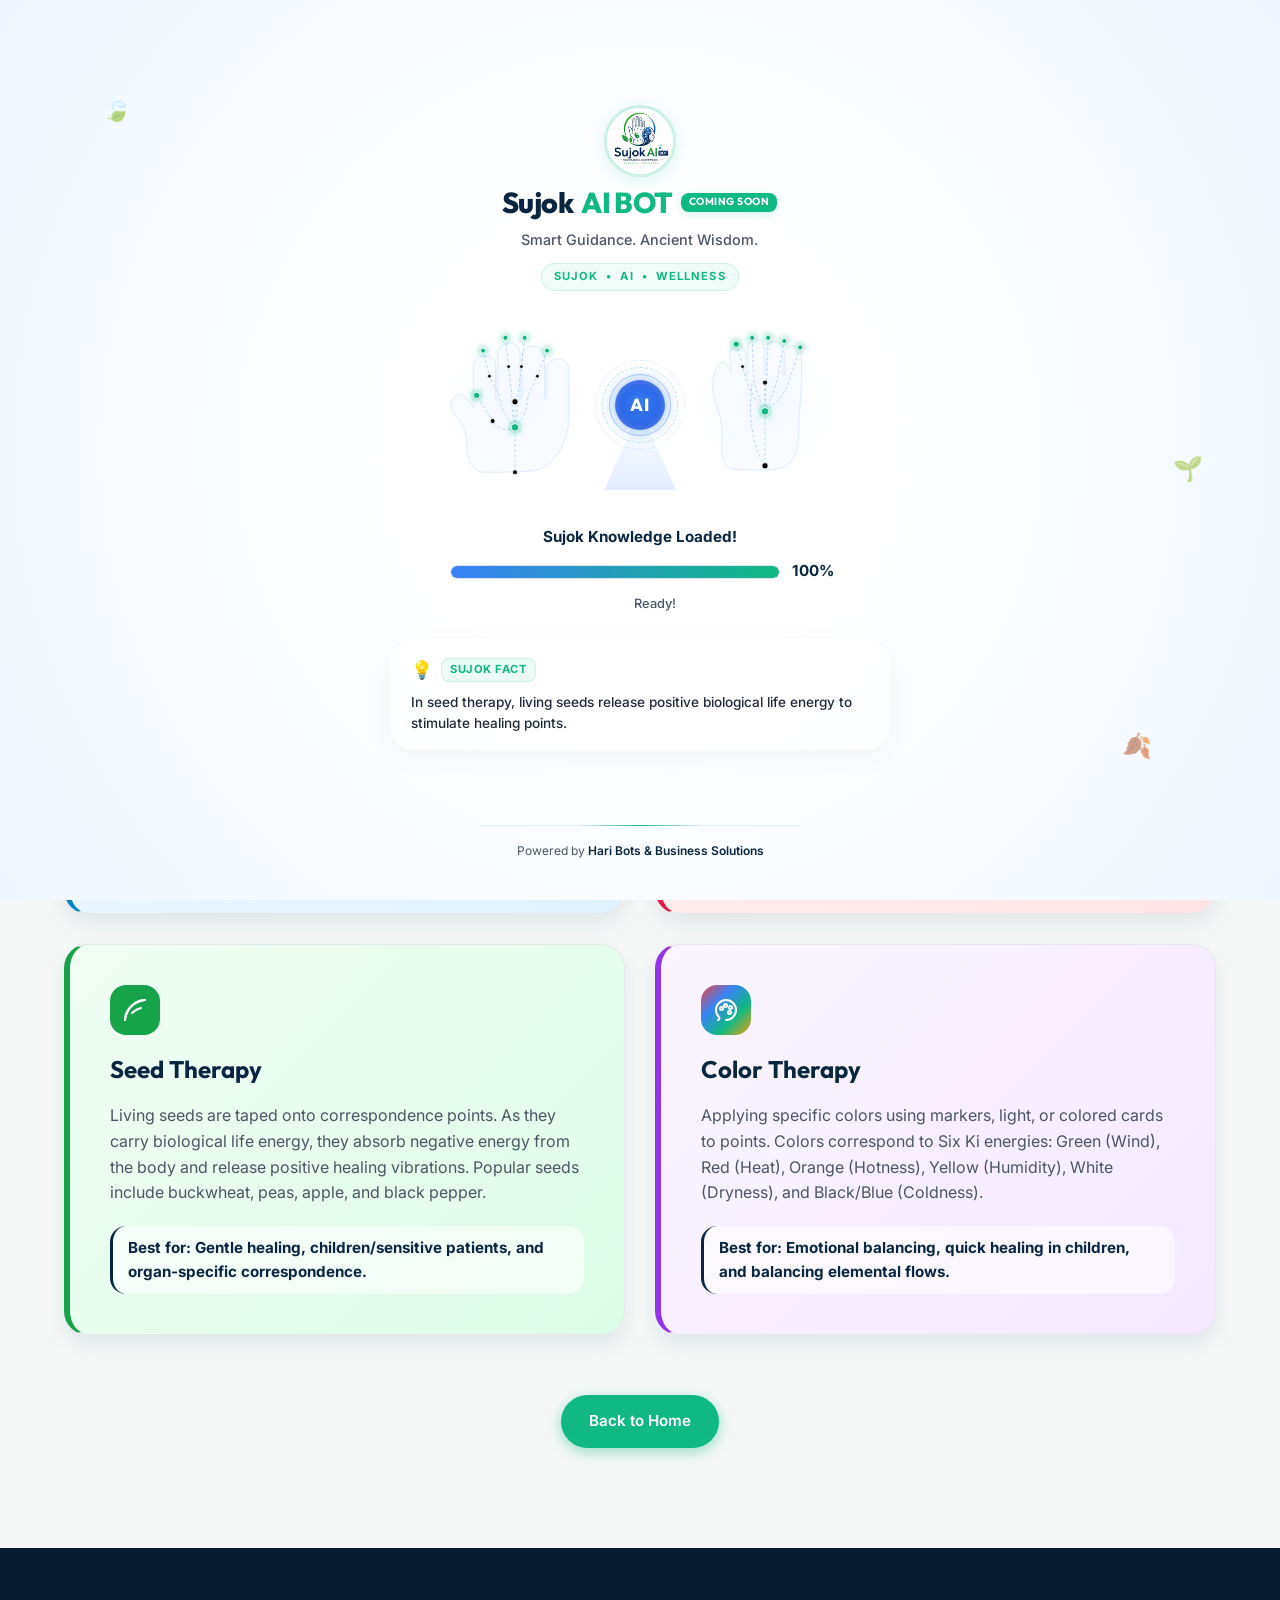
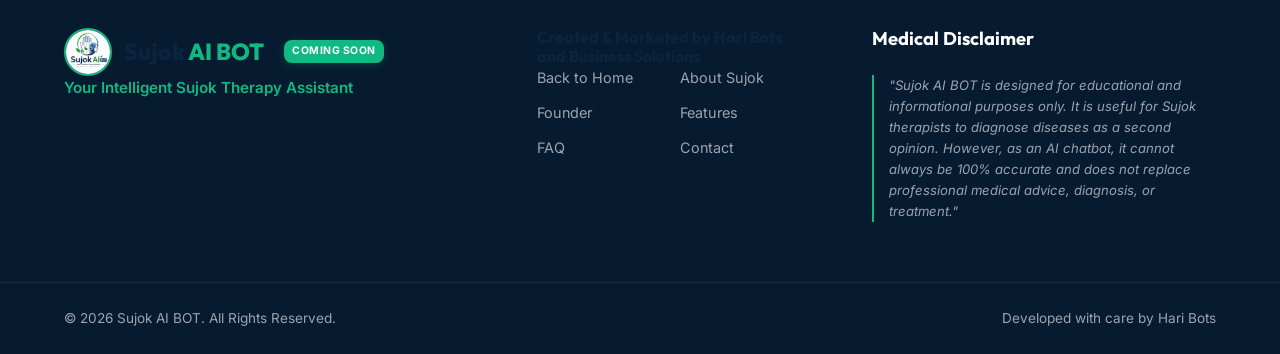
<file: about-sujok.html>
<!DOCTYPE html>
<html lang="en">
<head>
  <meta charset="UTF-8">
  <meta name="viewport" content="width=device-width, initial-scale=1.0">
  
  <!-- SEO Meta Tags -->
  <title data-translate="title">Sujok AI BOT - Treatment Modalities</title>
  <meta name="description" content="Explore how Sujok Therapy utilizes natural methods such as needles, magnets, seeds, and color therapy to stimulate correspondence points and restore energy balance.">
  <meta name="keywords" content="Sujok Modalities, Needles Acupressure, Magnet Therapy, Seed Therapy, Color Therapy, Sujok AI BOT, Professor Park Jae Woo, Healing">
  <meta name="author" content="Hari Bots and Business Solutions">
  
  <!-- Google Fonts -->
  <link rel="preconnect" href="https://fonts.googleapis.com">
  <link rel="preconnect" href="https://fonts.gstatic.com" crossorigin>
  <link href="https://fonts.googleapis.com/css2?family=Inter:wght@300;400;500;600;700&family=Outfit:wght@400;500;600;700;800&display=swap" rel="stylesheet">
  
  <!-- Stylesheet -->
  <link rel="stylesheet" href="style.css">
  
  <!-- Favicon -->
  <link rel="icon" type="image/jpeg" href="assets/sujok-ai-logo.jpg">
</head>
<body>

  <!-- Premium Loading Screen (lasts max 3 seconds) -->
  <div id="loadingScreen" class="loading-screen-overlay">
    <div class="loader-bg-waves"></div>
    <div class="loader-bg-leaves">
      <div class="loader-leaf leaf-1">🍃</div>
      <div class="loader-leaf leaf-2">🍂</div>
      <div class="loader-leaf leaf-3">🌱</div>
    </div>
    
    <div class="loader-content">
      <!-- Header Logo Area -->
      <div class="loader-header animate-pop">
        <img src="assets/sujok-ai-logo.jpg" alt="Sujok AI BOT Logo" class="loader-logo">
        <h2 class="loader-brand-name" style="display: flex; align-items: center; justify-content: center; gap: 8px;">
          Sujok <span class="accent-text">AI BOT</span>
          <span class="badge-coming-soon" style="margin-left: 0;" data-translate="badge-coming-soon">COMING SOON</span>
        </h2>
        <p class="loader-tagline">Smart Guidance. Ancient Wisdom.</p>
        <div class="loader-badges">
          <span data-translate="loader-badge-sujok">SUJOK</span>
          <span>•</span>
          <span data-translate="loader-badge-ai">AI</span>
          <span>•</span>
          <span data-translate="loader-badge-wellness">WELLNESS</span>
        </div>
      </div>
      
      <!-- Center Glowing Holographic Graphic -->
      <div class="loader-graphic-container">
        <!-- Left Hand SVG -->
        <div class="graphic-box hand-box animate-pulse-slow">
          <svg class="loader-svg hand-svg" viewBox="0 0 200 250">
            <defs>
              <filter id="glow-blue" x="-20%" y="-20%" width="140%" height="140%">
                <feGaussianBlur stdDeviation="3" result="blur" />
                <feComposite in="SourceGraphic" in2="blur" operator="over" />
              </filter>
              <filter id="glow-green" x="-20%" y="-20%" width="140%" height="140%">
                <feGaussianBlur stdDeviation="4" result="blur" />
                <feComposite in="SourceGraphic" in2="blur" operator="over" />
              </filter>
            </defs>
            <path class="hand-silhouette" d="M 75,230 C 60,230 50,210 50,190 C 50,165 40,150 35,145 C 25,135 22,125 28,115 C 34,105 45,108 52,118 L 60,128 L 60,65 C 60,55 68,48 78,48 C 88,48 95,55 95,65 L 95,115 L 98,115 L 98,45 C 98,35 106,28 116,28 C 126,28 133,35 133,45 L 133,115 L 136,115 L 136,50 C 136,40 144,33 154,33 C 164,33 171,40 171,50 L 171,115 L 174,115 L 174,70 C 174,60 182,53 192,53 C 202,53 209,60 209,70 L 209,145 C 209,175 195,210 165,225 C 150,230 115,230 75,230 Z" transform="translate(-25, 0)" />
            <line x1="100" y1="230" x2="100" y2="160" class="energy-line line-main" />
            <line x1="100" y1="160" x2="100" y2="120" class="energy-line line-main" />
            <path d="M 100,160 Q 80,140 75,110 L 60,80 L 50,40" class="energy-line" />
            <path d="M 100,160 Q 95,135 95,110 L 90,65 L 85,20" class="energy-line" />
            <path d="M 100,160 Q 105,135 105,110 L 110,65 L 115,20" class="energy-line" />
            <path d="M 100,160 Q 120,140 120,110 L 135,80 L 150,40" class="energy-line" />
            <path d="M 100,160 Q 80,170 65,150 L 40,110" class="energy-line" />
            <circle cx="100" cy="230" r="4" class="node node-blue" />
            <circle cx="100" cy="160" r="6" class="node node-green node-pulse" />
            <circle cx="100" cy="120" r="5" class="node node-blue" />
            <circle cx="40" cy="110" r="5" class="node node-green" />
            <circle cx="65" cy="150" r="4" class="node node-blue" />
            <circle cx="50" cy="40" r="4" class="node node-green" />
            <circle cx="60" cy="80" r="3" class="node node-blue" />
            <circle cx="85" cy="20" r="4" class="node node-green" />
            <circle cx="90" cy="65" r="3" class="node node-blue" />
            <circle cx="115" cy="20" r="4" class="node node-green" />
            <circle cx="110" cy="65" r="3" class="node node-blue" />
            <circle cx="150" cy="40" r="4" class="node node-green" />
            <circle cx="135" cy="80" r="3" class="node node-blue" />
          </svg>
        </div>
        
        <!-- Center Hologram AI Orb -->
        <div class="hologram-container">
          <div class="hologram-ray"></div>
          <div class="hologram-ring ring-outer"></div>
          <div class="hologram-ring ring-middle"></div>
          <div class="hologram-ring ring-inner"></div>
          <div class="hologram-core">
            <span class="hologram-text">AI</span>
          </div>
        </div>
        
        <!-- Right Foot SVG -->
        <div class="graphic-box foot-box animate-pulse-slow">
          <svg class="loader-svg foot-svg" viewBox="0 0 200 250">
            <path class="foot-silhouette" d="M 75,225 C 60,225 55,200 58,175 C 60,155 50,130 45,110 C 40,90 45,70 55,60 C 58,58 62,58 65,62 L 72,72 L 70,45 C 70,38 75,32 82,32 C 89,32 95,38 95,45 L 95,78 L 98,78 L 98,35 C 98,28 104,22 111,22 C 118,22 124,28 124,35 L 124,78 L 127,78 L 127,38 C 127,31 133,25 140,25 C 147,25 153,31 153,38 L 153,78 L 156,78 L 156,45 C 156,38 162,32 169,32 C 176,32 182,38 182,45 L 182,85 C 182,110 178,135 178,155 C 178,185 175,220 145,225 C 130,227 105,227 75,225 Z" transform="translate(-25, 0)" />
            <path d="M 100,220 C 75,180 75,130 80,90" class="energy-line" />
            <line x1="100" y1="220" x2="100" y2="135" class="energy-line line-main" />
            <line x1="100" y1="135" x2="100" y2="90" class="energy-line line-main" />
            <path d="M 100,135 Q 75,110 65,65 L 55,30" class="energy-line" />
            <path d="M 100,135 Q 85,105 82,80 L 80,20" class="energy-line" />
            <path d="M 100,135 Q 100,105 103,80 L 105,20" class="energy-line" />
            <path d="M 100,135 Q 115,105 120,80 L 130,25" class="energy-line" />
            <path d="M 100,135 Q 130,115 138,85 L 155,35" class="energy-line" />
            <circle cx="100" cy="220" r="5" class="node node-blue" />
            <circle cx="100" cy="135" r="6" class="node node-green node-pulse" />
            <circle cx="100" cy="90" r="4" class="node node-blue" />
            <circle cx="55" cy="30" r="5" class="node node-green" />
            <circle cx="65" cy="65" r="3" class="node node-blue" />
            <circle cx="80" cy="20" r="4" class="node node-green" />
            <circle cx="105" cy="20" r="4" class="node node-green" />
            <circle cx="130" cy="25" r="4" class="node node-green" />
            <circle cx="155" cy="35" r="4" class="node node-green" />
          </svg>
        </div>
      </div>
      
      <!-- Progress Bar & Status -->
      <div class="loader-progress-area">
        <div class="loader-status-text" id="loaderStatusText" data-translate="loader-loading">Loading Sujok Knowledge...</div>
        <div class="loader-progress-container">
          <div class="loader-progress-track">
            <div class="loader-progress-bar" id="loaderProgressBar"></div>
          </div>
          <div class="loader-percentage" id="loaderPercentage">0%</div>
        </div>
        
        <div class="loader-subtitle-wrapper">
          <div class="loader-pulse-dots">
            <span class="dot-1"></span>
            <span class="dot-2"></span>
            <span class="dot-3"></span>
          </div>
          <div class="loader-subtitle-text" id="loaderSubtitleText" data-translate="loader-preparing">Preparing your AI Assistant...</div>
        </div>
      </div>
      
      <!-- Sujok Fact Card -->
      <div class="loader-fact-card animate-slide-up">
        <div class="loader-fact-badge-wrapper">
          <div class="loader-fact-icon">💡</div>
          <span class="loader-fact-badge" data-translate="loader-fact-badge">SUJOK FACT</span>
        </div>
        <div class="loader-fact-text" id="loaderFactText" data-translate="loader-fact-1">Sujok means Hand and Foot. It is a natural healing therapy created by Park Jae Woo.</div>
      </div>
    </div>
    
    <!-- Loader Footer -->
    <div class="loader-footer">
      <p class="loader-footer-text" data-translate="loader-powered">Powered by <span class="footer-bold">Hari Bots & Business Solutions</span></p>
    </div>
  </div>


  <!-- Top Announcement Bar -->
  <div class="announcement-bar" id="announcement">
    <p data-translate="announcement">⚡ Experience the Future of Natural Healing with Sujok AI BOT!</p>
  </div>

  <!-- Header Section -->
  <header class="main-header" id="header">
    <div class="container header-container">
      <a href="index.html" class="logo-area" aria-label="Sujok AI BOT Home">
        <img src="assets/sujok-ai-logo.jpg" alt="Sujok AI BOT Logo" class="brand-logo" id="brand-logo-img">
        <span class="brand-name">Sujok <span class="accent-text">AI BOT</span></span>
        <span class="badge-coming-soon" data-translate="badge-coming-soon">COMING SOON</span>
      </a>
      
      <!-- Desktop Navigation -->
      <nav class="desktop-nav" aria-label="Main Navigation">
        <a href="index.html" class="nav-link" data-translate="nav-home">Back to Home</a>
      </nav>
      
      <!-- Language Switcher & Header CTA -->
      <div class="header-actions-wrapper">
        <div class="lang-switch" id="langSwitch" role="button" aria-label="Switch Language">
          <span class="lang-option active" data-lang="en">EN</span>
          <span class="lang-option" data-lang="ta">தமிழ்</span>
        </div>
        <div class="header-cta">
          <a href="index.html#contact" class="btn btn-primary btn-sm" data-translate="nav-cta">Get in Touch</a>
        </div>
      </div>
      
      <!-- Mobile Menu Toggle -->
      <button class="mobile-menu-toggle" id="menuToggle" aria-label="Toggle Navigation Menu">
        <span></span>
        <span></span>
        <span></span>
      </button>
    </div>
  </header>

  <!-- Mobile Drawer Menu -->
  <div class="mobile-nav-drawer" id="mobileDrawer">
    <nav class="mobile-nav" aria-label="Mobile Navigation">
      <a href="index.html" class="mobile-nav-link" data-translate="nav-home">Back to Home</a>
      
      <div class="mobile-lang-switch-container">
        <span class="mobile-lang-label">Language / மொழி:</span>
        <div class="lang-switch" id="mobileLangSwitch" role="button">
          <span class="lang-option active" data-lang="en">EN</span>
          <span class="lang-option" data-lang="ta">தமிழ்</span>
        </div>
      </div>
      
      <a href="index.html#contact" class="btn btn-primary mobile-cta" data-translate="nav-cta">Get in Touch</a>
    </nav>
  </div>

  <main>
    <!-- Header Section -->
    <section class="therapy-header-section">
      <div class="container">
        <div class="tag-badge">Sujok Therapy</div>
        <h1 class="hero-title" style="margin-top: 15px;" data-translate="header-title">Sujok Therapy Modalities</h1>
        <p class="hero-description" style="max-width: 800px; margin: 20px auto 0 auto;" data-translate="header-subtitle">Explore the natural methods used in Sujok to stimulate healing points and restore energy balance.</p>
      </div>
    </section>

    <!-- Modalities Grid -->
    <section style="padding: 20px 0;">
      <div class="container">
        <div class="therapy-grid">
          
          <!-- Needles Card -->
          <div class="therapy-card-detail therapy-needles">
            <div class="modality-icon-bg">
              <svg xmlns="http://www.w3.org/2000/svg" width="24" height="24" viewBox="0 0 24 24" fill="none" stroke="currentColor" stroke-width="2" stroke-linecap="round" stroke-linejoin="round">
                <line x1="12" y1="2" x2="12" y2="22"></line>
                <circle cx="12" cy="5" r="2"></circle>
                <path d="M12 12c2 0 4-1 4-3s-2-3-4-3"></path>
                <path d="M12 17c3 0 5-1.5 5-3.5s-2-3.5-5-3.5"></path>
              </svg>
            </div>
            <h2 class="modality-title" data-translate="needles-title">Needles & Acupressure</h2>
            <p class="modality-desc" data-translate="needles-desc">Micro-acupuncture needles are inserted into correspondence points on the hands or feet. For non-invasive treatment, diagnostic probes or rollers are used to apply precise pressure to stimulate points.</p>
            <div class="modality-usage" data-translate="needles-usage">Best for: Acute pain relief, deep energy blockages, and meridian stimulation.</div>
          </div>

          <!-- Magnets Card -->
          <div class="therapy-card-detail therapy-magnets">
            <div class="modality-icon-bg">
              <svg xmlns="http://www.w3.org/2000/svg" width="24" height="24" viewBox="0 0 24 24" fill="none" stroke="currentColor" stroke-width="2" stroke-linecap="round" stroke-linejoin="round">
                <path d="M4 15V9a8 8 0 0 1 16 0v6"></path>
                <path d="M8 15V9a4 4 0 0 1 8 0v6"></path>
                <line x1="4" y1="12" x2="8" y2="12"></line>
                <line x1="16" y1="12" x2="20" y2="12"></line>
              </svg>
            </div>
            <h2 class="modality-title" data-translate="magnets-title">Magnet Therapy</h2>
            <p class="modality-desc" data-translate="magnets-desc">Byol magnets (miniature circular magnets) or bar magnets are placed on correspondence points to regulate energy flow. Magnets have North (white/reduces energy) and South (yellow/increases energy) poles to balance Yin-Yang forces.</p>
            <div class="modality-usage" data-translate="magnets-usage">Best for: Chronic ailments, energy toning, and sedating excess pain/inflammation.</div>
          </div>

          <!-- Seeds Card -->
          <div class="therapy-card-detail therapy-seeds">
            <div class="modality-icon-bg">
              <svg xmlns="http://www.w3.org/2000/svg" width="24" height="24" viewBox="0 0 24 24" fill="none" stroke="currentColor" stroke-width="2" stroke-linecap="round" stroke-linejoin="round">
                <path d="M2 22C2 12 10 4 22 2"></path>
                <path d="M22 2C12 2 4 10 2 22"></path>
                <path d="M9 15C13 11 18 10 18 10"></path>
              </svg>
            </div>
            <h2 class="modality-title" data-translate="seeds-title">Seed Therapy</h2>
            <p class="modality-desc" data-translate="seeds-desc">Living seeds are taped onto correspondence points. As they carry biological life energy, they absorb negative energy from the body and release positive healing vibrations. Popular seeds include buckwheat, peas, apple, and black pepper.</p>
            <div class="modality-usage" data-translate="seeds-usage">Best for: Gentle healing, children/sensitive patients, and organ-specific correspondence.</div>
          </div>

          <!-- Colors Card -->
          <div class="therapy-card-detail therapy-colors">
            <div class="modality-icon-bg">
              <svg xmlns="http://www.w3.org/2000/svg" width="24" height="24" viewBox="0 0 24 24" fill="none" stroke="currentColor" stroke-width="2" stroke-linecap="round" stroke-linejoin="round">
                <path d="M12 22C17.5228 22 22 17.5228 22 12C22 6.47715 17.5228 2 12 2C6.47715 2 2 6.47715 2 12C2 14.7255 3.09032 17.1962 4.85857 19C5.34401 19.4854 5.51009 20.2105 5.28588 20.8584C5.10996 21.3667 4.68595 22 4 22"></path>
                <circle cx="7.5" cy="10.5" r="1.5"></circle>
                <circle cx="11.5" cy="7.5" r="1.5"></circle>
                <circle cx="16.5" cy="9.5" r="1.5"></circle>
                <circle cx="15.5" cy="14.5" r="1.5"></circle>
              </svg>
            </div>
            <h2 class="modality-title" data-translate="colors-title">Color Therapy</h2>
            <p class="modality-desc" data-translate="colors-desc">Applying specific colors using markers, light, or colored cards to points. Colors correspond to Six Ki energies: Green (Wind), Red (Heat), Orange (Hotness), Yellow (Humidity), White (Dryness), and Black/Blue (Coldness).</p>
            <div class="modality-usage" data-translate="colors-usage">Best for: Emotional balancing, quick healing in children, and balancing elemental flows.</div>
          </div>

        </div>

        <!-- Back to Home Button -->
        <div class="back-home-container">
          <a href="index.html" class="btn btn-primary" data-translate="back-btn">Back to Home</a>
        </div>
      </div>
    </section>
  </main>

  <!-- Footer -->
  <footer class="main-footer">
    <div class="container footer-grid">
      <div class="footer-brand-col">
        <a href="index.html" class="logo-area">
          <img src="assets/sujok-ai-logo.jpg" alt="Sujok AI BOT Logo" class="brand-logo">
          <span class="brand-name">Sujok <span class="accent-text">AI BOT</span></span>
          <span class="badge-coming-soon" data-translate="badge-coming-soon">COMING SOON</span>
        </a>
        <p class="footer-tagline" data-translate="footer-tagline">Your Intelligent Sujok Therapy Assistant</p>
      </div>
      
      <div class="footer-links-col">
        <h4 data-translate="footer-credit">Created & Marketed by Hari Bots and Business Solutions</h4>
        <div class="footer-links">
          <a href="index.html" data-translate="nav-home">Back to Home</a>
          <a href="index.html#about" data-translate="nav-about">About Sujok</a>
          <a href="index.html#founder" data-translate="nav-founder">Founder</a>
          <a href="index.html#features" data-translate="nav-features">Features</a>
          <a href="index.html#faq" data-translate="nav-faq">FAQ</a>
          <a href="index.html#contact" data-translate="nav-contact">Contact</a>
        </div>
      </div>
      
      <div class="footer-disclaimer-box">
        <h4 data-translate="footer-disclaimer-title">Medical Disclaimer</h4>
        <p class="medical-disclaimer" data-translate="footer-disclaimer-text">
          "Sujok AI BOT is designed for educational and informational purposes only. It is useful for Sujok therapists to diagnose diseases as a second opinion. However, as an AI chatbot, it cannot always be 100% accurate and does not replace professional medical advice, diagnosis, or treatment."
        </p>
      </div>
    </div>
    
    <div class="footer-bottom">
      <div class="container footer-bottom-flex">
        <p class="copyright" data-translate="footer-copyright">&copy; 2026 Sujok AI BOT. All Rights Reserved.</p>
        <p class="developer-info" data-translate="footer-developer">Developed with care by Hari Bots</p>
      </div>
    </div>
  </footer>

  <!-- Floating WhatsApp Chat Widget -->
  <div class="floating-whatsapp-widget" id="whatsappWidget">
    <button class="whatsapp-trigger" id="whatsappTrigger" aria-label="Chat on WhatsApp">
      <svg viewBox="0 0 24 24" width="30" height="30" fill="currentColor">
        <path d="M.057 24l1.687-6.163c-1.041-1.804-1.588-3.849-1.587-5.946C.06 5.348 5.397.01 12.008.01c3.202.001 6.212 1.246 8.477 3.514 2.266 2.268 3.507 5.28 3.505 8.484-.004 6.657-5.34 11.997-11.953 11.997-2.005-.001-3.973-.502-5.717-1.458L0 24zm6.59-4.846c1.6.95 3.498 1.452 5.411 1.453 5.476 0 9.932-4.437 9.935-9.896.002-2.645-1.019-5.13-2.876-6.99C17.262 1.86 14.777.838 12.132.838 6.657.838 2.203 5.278 2.2 10.739c-.001 1.832.486 3.623 1.411 5.174l-.988 3.612 3.702-.977zm11.233-5.32c-.3-.149-1.772-.874-2.046-.974-.275-.101-.475-.149-.675.15-.2.299-.775.974-.95 1.174-.175.199-.349.224-.65.074-.3-.149-1.264-.465-2.41-1.484-.89-.792-1.49-1.77-1.664-2.07-.175-.299-.019-.461.13-.61.135-.133.3-.349.45-.523.15-.174.2-.299.3-.498.1-.2.05-.374-.025-.524-.075-.149-.675-1.624-.925-2.224-.244-.589-.493-.51-.675-.518-.172-.008-.371-.01-.571-.01-.2 0-.524.074-.798.373-.275.3-.1.598.1.972.2.373.4.672.649.996.12.16 1.41 2.302 3.197 3.013.882.35 1.57.56 2.106.73.885.28 1.69.24 2.33.14.71-.11 1.77-.72 2.02-1.4.25-.678.25-1.258.175-1.378-.075-.12-.275-.2-.575-.35z"/>
      </svg>
    </button>
    
    <div class="whatsapp-popup" id="whatsappPopup">
      <div class="popup-header">
        <div class="popup-bot-avatar">
          <img src="assets/sujok-ai-logo.jpg" alt="Sujok AI BOT Logo">
        </div>
        <div class="popup-header-info">
          <h4>Sujok AI BOT Support</h4>
          <p>Typically replies instantly</p>
        </div>
        <button class="popup-close" id="popupClose" aria-label="Close Chat Window">&times;</button>
      </div>
      <div class="popup-body">
        <p class="popup-welcome">Hello! Which WhatsApp line would you like to message?</p>
        
        <a href="https://wa.me/918667808803?text=Hello%20Sujok%20AI%20Support!%20I'd%20like%20to%20know%20more." target="_blank" rel="noopener noreferrer" class="popup-chat-option">
          <div class="option-avatar">📱</div>
          <div class="option-details">
            <span class="option-title">Primary Support</span>
            <span class="option-number">+91 8667808803</span>
          </div>
        </a>
        
        <a href="https://wa.me/918838154932?text=Hello%20Sujok%20AI%20Business!%20I'd%20like%20to%20discuss%20commercial%20options." target="_blank" rel="noopener noreferrer" class="popup-chat-option">
          <div class="option-avatar">💼</div>
          <div class="option-details">
            <span class="option-title">Marketing & Business</span>
            <span class="option-number">+91 8838154932</span>
          </div>
        </a>
      </div>
    </div>
  </div>

  <!-- Back to Top Button -->
  <button class="back-to-top-btn" id="backToTopBtn" aria-label="Scroll back to top">
    <svg xmlns="http://www.w3.org/2000/svg" width="24" height="24" viewBox="0 0 24 24" fill="none" stroke="currentColor" stroke-width="2" stroke-linecap="round" stroke-linejoin="round"><line x1="12" y1="19" x2="12" y2="5"></line><polyline points="5 12 12 5 19 12"></polyline></svg>
  </button>

  <!-- Script File -->
  <script src="about-script.js"></script>
</body>
</html>
</file>
<file: style.css>
/* ==========================================
   SUJOK AI - DESIGN SYSTEM & BRAND STYLING
   ========================================== */

/* 1. Global Reset & Variables */
:root {
  /* Colors */
  --primary-navy: #0A2540;
  --primary-navy-dark: #071B30;
  --primary-navy-light: #1E3A5F;
  --accent-teal: #10B981;
  --accent-teal-dark: #059669;
  --accent-teal-light: #D1FAE5;
  --accent-blue: #3B82F6;
  --accent-blue-dark: #2563EB;
  --accent-blue-light: #DBEAFE;
  
  /* Neutral Palette */
  --text-dark: #1F2937;
  --text-medium: #4B5563;
  --text-light: #9CA3AF;
  --bg-light: #F4F7F6;
  --bg-white: #FFFFFF;
  --bg-dark-accent: #0D1E32;
  --border-color: #E5E7EB;
  --border-glow: rgba(16, 185, 129, 0.2);

  /* Fonts */
  --font-heading: 'Outfit', sans-serif;
  --font-body: 'Inter', sans-serif;

  /* Layout & Decor */
  --shadow-sm: 0 2px 8px rgba(0, 0, 0, 0.05);
  --shadow-md: 0 10px 20px rgba(10, 37, 64, 0.08);
  --shadow-lg: 0 20px 40px rgba(10, 37, 64, 0.15);
  --shadow-glow: 0 0 20px rgba(16, 185, 129, 0.3);
  
  --radius-sm: 8px;
  --radius-md: 16px;
  --radius-lg: 24px;
  --radius-pill: 50px;
  
  --transition-fast: 0.2s ease;
  --transition-normal: 0.3s ease;
  --transition-slow: 0.5s cubic-bezier(0.4, 0, 0.2, 1);
  
  --header-height: 80px;
}

* {
  margin: 0;
  padding: 0;
  box-sizing: border-box;
}

html {
  scroll-behavior: smooth;
  scroll-padding-top: calc(var(--header-height) + 20px);
}

body {
  font-family: var(--font-body);
  color: var(--text-dark);
  background-color: var(--bg-light);
  line-height: 1.6;
  -webkit-font-smoothing: antialiased;
  overflow-x: hidden;
}

h1, h2, h3, h4, h5, h6 {
  font-family: var(--font-heading);
  font-weight: 700;
  color: var(--primary-navy);
  line-height: 1.2;
}

a {
  text-decoration: none;
  color: inherit;
  transition: var(--transition-fast);
}

img {
  max-width: 100%;
  height: auto;
  display: block;
}

button, input, textarea {
  font-family: inherit;
  font-size: inherit;
  border: none;
  outline: none;
}

button {
  cursor: pointer;
  background: none;
}

.container {
  width: 100%;
  max-width: 1200px;
  margin: 0 auto;
  padding: 0 24px;
}

/* ==========================================
   2. Reusable UI Components
   ========================================== */

/* Button System */
.btn {
  display: inline-flex;
  align-items: center;
  justify-content: center;
  padding: 14px 28px;
  font-weight: 600;
  font-size: 0.95rem;
  border-radius: var(--radius-pill);
  transition: var(--transition-normal);
  text-align: center;
  gap: 8px;
}

.btn-primary {
  background-color: var(--accent-teal);
  color: var(--bg-white);
  box-shadow: 0 4px 14px rgba(16, 185, 129, 0.4);
}

.btn-primary:hover {
  background-color: var(--accent-teal-dark);
  transform: translateY(-2px);
  box-shadow: 0 6px 20px rgba(16, 185, 129, 0.5);
}

.btn-secondary {
  background-color: transparent;
  color: var(--primary-navy);
  border: 2px solid var(--primary-navy-light);
}

.btn-secondary:hover {
  background-color: var(--primary-navy-light);
  color: var(--bg-white);
  transform: translateY(-2px);
}

.btn-sm {
  padding: 10px 20px;
  font-size: 0.85rem;
}

.btn-block {
  display: flex;
  width: 100%;
}

.btn-whatsapp-chat {
  background-color: #25D366;
  color: var(--bg-white);
  padding: 8px 16px;
  border-radius: var(--radius-sm);
  font-size: 0.9rem;
  font-weight: 600;
  margin-top: 10px;
  display: inline-flex;
  align-items: center;
  justify-content: center;
  box-shadow: 0 4px 10px rgba(37, 211, 102, 0.3);
}

.btn-whatsapp-chat:hover {
  background-color: #20BA5A;
  transform: translateY(-1px);
}

/* Section Common Styling */
section {
  padding: 100px 0;
  position: relative;
}

.section-header {
  text-align: center;
  margin-bottom: 60px;
  max-width: 700px;
  margin-left: auto;
  margin-right: auto;
}

.section-title {
  font-size: 2.5rem;
  margin-bottom: 15px;
  position: relative;
}

.title-underline {
  width: 80px;
  height: 4px;
  background: linear-gradient(90deg, var(--accent-teal), var(--accent-blue));
  margin: 0 auto 20px auto;
  border-radius: var(--radius-pill);
}

.title-underline.left-aligned {
  margin: 0 0 20px 0;
}

.section-subtitle {
  font-size: 1.1rem;
  color: var(--text-medium);
}

.section-subtitle-left {
  font-size: 1.1rem;
  color: var(--text-medium);
  margin-bottom: 30px;
}

.gradient-text {
  background: linear-gradient(135deg, var(--accent-teal), var(--accent-blue));
  -webkit-background-clip: text;
  -webkit-text-fill-color: transparent;
}

.accent-text {
  color: var(--accent-teal);
}

.tag-badge {
  display: inline-block;
  padding: 6px 16px;
  background-color: var(--accent-teal-light);
  color: var(--accent-teal-dark);
  font-size: 0.85rem;
  font-weight: 700;
  border-radius: var(--radius-pill);
  text-transform: uppercase;
  letter-spacing: 1px;
  margin-bottom: 20px;
}

/* ==========================================
   3. Top Announcement & Navigation
   ========================================== */

.announcement-bar {
  background-color: var(--accent-teal);
  color: var(--bg-white);
  text-align: center;
  padding: 8px 16px;
  font-size: 0.85rem;
  font-weight: 600;
  letter-spacing: 0.5px;
  position: relative;
  z-index: 1001;
}

.main-header {
  background-color: rgba(255, 255, 255, 0.95);
  backdrop-filter: blur(10px);
  border-bottom: 1px solid var(--border-color);
  position: sticky;
  top: 0;
  z-index: 1000;
  transition: var(--transition-normal);
}

.main-header.scrolled {
  box-shadow: var(--shadow-md);
  background-color: var(--bg-white);
}

.header-container {
  height: var(--header-height);
  display: flex;
  align-items: center;
  justify-content: space-between;
}

.header-actions-wrapper {
  display: flex;
  align-items: center;
  gap: 20px;
}

.lang-switch {
  background-color: var(--bg-light);
  border: 1px solid var(--border-color);
  padding: 3px;
  border-radius: var(--radius-pill);
  display: inline-flex;
  align-items: center;
  position: relative;
  cursor: pointer;
  user-select: none;
  width: 120px;
  height: 36px;
  transition: var(--transition-normal);
}

.lang-switch:hover {
  border-color: var(--accent-teal);
  box-shadow: 0 0 0 3px rgba(16, 185, 129, 0.05);
}

/* Sliding slider thumb background */
.lang-switch::before {
  content: '';
  position: absolute;
  top: 3px;
  left: 3px;
  width: 54px;
  height: 28px;
  background-color: var(--primary-navy);
  border-radius: var(--radius-pill);
  transition: transform 0.3s cubic-bezier(0.4, 0, 0.2, 1);
  z-index: 1;
}

/* When active language is Tamil (ta), slide the slider thumb to the right */
.lang-switch.active-ta::before {
  transform: translateX(58px);
}

.lang-option {
  flex: 1;
  text-align: center;
  position: relative;
  z-index: 2;
  font-size: 0.8rem;
  font-weight: 700;
  color: var(--text-medium);
  transition: color var(--transition-fast);
  line-height: 28px;
  height: 28px;
  display: flex;
  align-items: center;
  justify-content: center;
}

.lang-option.active {
  color: var(--bg-white);
}

.mobile-lang-switch-container {
  display: flex;
  align-items: center;
  justify-content: space-between;
  padding: 15px 0;
  border-top: 1px solid var(--border-color);
  border-bottom: 1px solid var(--border-color);
  margin-top: 20px;
}

.mobile-lang-label {
  font-weight: 700;
  font-size: 0.95rem;
  color: var(--primary-navy);
}

.logo-area {
  display: flex;
  align-items: center;
  gap: 12px;
}

.brand-logo {
  height: 48px;
  width: 48px;
  object-fit: cover;
  border-radius: 50%;
  border: 2px solid var(--accent-teal);
}

.brand-logo-small {
  height: 32px;
  width: 32px;
  object-fit: cover;
  border-radius: 50%;
  border: 1px solid var(--accent-teal);
}

.brand-name {
  font-size: 1.45rem;
  font-weight: 800;
  color: var(--primary-navy);
  font-family: var(--font-heading);
}

.desktop-nav {
  display: flex;
  gap: 32px;
}

.nav-link {
  font-weight: 600;
  font-size: 0.95rem;
  color: var(--text-medium);
  padding: 8px 0;
  position: relative;
}

.nav-link:hover, .nav-link.active {
  color: var(--accent-teal-dark);
}

.nav-link::after {
  content: '';
  position: absolute;
  bottom: 0;
  left: 0;
  width: 0;
  height: 2px;
  background-color: var(--accent-teal);
  transition: var(--transition-fast);
}

.nav-link:hover::after, .nav-link.active::after {
  width: 100%;
}

.mobile-menu-toggle {
  display: none;
  flex-direction: column;
  justify-content: space-between;
  width: 26px;
  height: 20px;
}

.mobile-menu-toggle span {
  display: block;
  height: 3px;
  width: 100%;
  background-color: var(--primary-navy);
  border-radius: 3px;
  transition: var(--transition-normal);
}

/* Mobile Drawer Nav */
.mobile-nav-drawer {
  position: fixed;
  top: calc(var(--header-height) + 36px); /* accounting for announcement */
  left: -100%;
  width: 100%;
  height: calc(100vh - var(--header-height));
  background-color: var(--bg-white);
  z-index: 999;
  transition: var(--transition-slow);
  padding: 40px 24px;
  border-top: 1px solid var(--border-color);
}

.mobile-nav-drawer.open {
  left: 0;
}

.mobile-nav {
  display: flex;
  flex-direction: column;
  gap: 24px;
}

.mobile-nav-link {
  font-size: 1.25rem;
  font-weight: 700;
  color: var(--primary-navy);
  padding-bottom: 8px;
  border-bottom: 1px solid var(--border-color);
}

.mobile-cta {
  margin-top: 20px;
  width: 100%;
}

/* ==========================================
   4. Hero Section & Interactive Chatbot
   ========================================== */

.hero-section {
  background: linear-gradient(180deg, rgba(239, 246, 255, 0.6) 0%, rgba(244, 247, 246, 0.4) 100%);
  padding-top: 80px;
  padding-bottom: 100px;
  overflow: hidden;
}

.hero-content {
  max-width: 620px;
}

.hero-content.hero-centered {
  max-width: 850px;
  margin: 0 auto;
  text-align: center;
}

.hero-title {
  font-size: 3.5rem;
  font-weight: 800;
  line-height: 1.25;
  margin-bottom: 24px;
  letter-spacing: -0.02em;
}

.hero-subtitle {
  font-size: 1.25rem;
  font-weight: 600;
  color: var(--primary-navy);
  margin-bottom: 20px;
  line-height: 1.6;
}

.hero-description {
  font-size: 1.05rem;
  color: var(--text-medium);
  margin-bottom: 40px;
  line-height: 1.8;
  max-width: 700px;
  margin-left: auto;
  margin-right: auto;
}

.hero-content.hero-centered .hero-actions {
  display: flex;
  gap: 16px;
  margin-bottom: 48px;
  justify-content: center;
}

.hero-content.hero-centered .hero-stats {
  display: flex;
  align-items: center;
  justify-content: center;
  gap: 30px;
  margin-top: 40px;
  flex-wrap: wrap;
}

.stat-item {
  display: flex;
  align-items: center;
  gap: 10px;
  background-color: var(--bg-white);
  padding: 10px 22px;
  border-radius: var(--radius-pill);
  box-shadow: var(--shadow-sm);
  border: 1px solid var(--border-color);
  transition: var(--transition-normal);
}

.stat-item:hover {
  transform: translateY(-2px);
  box-shadow: var(--shadow-md);
  border-color: var(--accent-teal);
}

.stat-number {
  font-family: var(--font-heading);
  font-size: 1.15rem;
  font-weight: 800;
  color: var(--accent-teal);
  line-height: 1;
}

.stat-label {
  font-size: 0.95rem;
  color: var(--text-medium);
  font-weight: 600;
}

/* ==========================================
   5. About Sujok Section
   ========================================== */

.about-section {
  background-color: var(--bg-white);
}

.about-grid {
  display: grid;
  grid-template-columns: 1.1fr 0.9fr;
  gap: 60px;
  align-items: center;
}

.about-subtitle {
  font-size: 1.75rem;
  margin-bottom: 20px;
  line-height: 1.3;
}

.about-description {
  font-size: 1.05rem;
  color: var(--text-medium);
  margin-bottom: 20px;
}

.key-principles {
  margin-top: 35px;
  display: flex;
  flex-direction: column;
  gap: 20px;
}

.principle-item {
  display: flex;
  gap: 16px;
}

.principle-icon {
  background-color: var(--accent-teal-light);
  color: var(--accent-teal-dark);
  width: 44px;
  height: 44px;
  border-radius: 50%;
  display: flex;
  align-items: center;
  justify-content: center;
  flex-shrink: 0;
}

.principle-item h4 {
  font-size: 1.1rem;
  margin-bottom: 4px;
}

.principle-item p {
  color: var(--text-medium);
  font-size: 0.95rem;
}

.about-image-content {
  position: relative;
  display: flex;
  justify-content: center;
}

.image-wrapper {
  position: relative;
  max-width: 400px;
  width: 100%;
}

.about-showcase-img {
  width: 100%;
  border-radius: var(--radius-lg);
  box-shadow: var(--shadow-lg);
  border: 4px solid var(--bg-white);
  transition: var(--transition-normal);
}

.about-showcase-img:hover {
  transform: translateY(-5px);
}

.image-overlay-card {
  position: absolute;
  bottom: -25px;
  left: -25px;
  background-color: var(--primary-navy);
  color: var(--bg-white);
  padding: 20px;
  border-radius: var(--radius-md);
  box-shadow: var(--shadow-md);
  max-width: 260px;
}

.image-overlay-card h4 {
  color: var(--accent-teal);
  font-size: 1rem;
  margin-bottom: 6px;
}

.image-overlay-card p {
  font-size: 0.85rem;
  font-style: italic;
  opacity: 0.9;
  line-height: 1.4;
}

/* ==========================================
   6. Founder Section
   ========================================== */

.founder-section {
  background-color: var(--bg-light);
}

.founder-card-wrapper {
  background-color: var(--bg-white);
  border-radius: var(--radius-lg);
  box-shadow: var(--shadow-md);
  overflow: hidden;
  border: 1px solid var(--border-color);
}

.founder-grid {
  display: grid;
  grid-template-columns: 1.2fr 0.8fr;
}

.founder-bio {
  padding: 60px;
}

.founder-meta {
  margin-bottom: 25px;
}

.founder-name {
  font-size: 2.2rem;
  margin-bottom: 4px;
}

.founder-lifespan {
  font-size: 0.95rem;
  font-weight: 700;
  color: var(--text-light);
  letter-spacing: 1px;
}

.founder-quote {
  font-size: 1.2rem;
  font-style: italic;
  font-weight: 600;
  color: var(--primary-navy-light);
  border-left: 4px solid var(--accent-teal);
  padding-left: 20px;
  margin-bottom: 30px;
  line-height: 1.5;
}

.founder-description {
  font-size: 1rem;
  color: var(--text-medium);
  margin-bottom: 20px;
}

.achievements {
  display: flex;
  flex-wrap: wrap;
  gap: 10px;
  margin-top: 30px;
}

.achievement-badge {
  background-color: var(--bg-light);
  color: var(--primary-navy-light);
  padding: 8px 16px;
  font-size: 0.85rem;
  font-weight: 600;
  border-radius: var(--radius-pill);
  border: 1px solid var(--border-color);
}

.founder-image-box {
  position: relative;
  overflow: hidden;
  display: flex;
  align-items: stretch;
  justify-content: center;
}

.founder-img {
  width: 100%;
  height: 100%;
  object-fit: cover;
  transition: var(--transition-slow);
}

.founder-image-box:hover .founder-img {
  transform: scale(1.04);
}

/* ==========================================
   7. How Sujok AI Helps (Features)
   ========================================== */

.features-section {
  background-color: var(--bg-white);
}

.features-grid {
  display: grid;
  grid-template-columns: repeat(3, 1fr);
  gap: 30px;
}

.feature-card {
  background-color: var(--bg-light);
  border-radius: var(--radius-md);
  padding: 40px 30px;
  border: 1px solid var(--border-color);
  transition: var(--transition-normal);
  position: relative;
  overflow: hidden;
}

.feature-card::before {
  content: '';
  position: absolute;
  top: 0;
  left: 0;
  width: 100%;
  height: 4px;
  background-color: transparent;
  transition: var(--transition-normal);
}

.feature-card:hover {
  background-color: var(--bg-white);
  box-shadow: var(--shadow-md);
  transform: translateY(-5px);
  border-color: rgba(16, 185, 129, 0.2);
}

.feature-card:hover::before {
  background-color: var(--accent-teal);
}

.feature-icon {
  background-color: var(--bg-white);
  color: var(--accent-teal-dark);
  width: 56px;
  height: 56px;
  border-radius: var(--radius-md);
  display: flex;
  align-items: center;
  justify-content: center;
  margin-bottom: 24px;
  box-shadow: var(--shadow-sm);
  transition: var(--transition-normal);
}

.feature-card:hover .feature-icon {
  background-color: var(--accent-teal);
  color: var(--bg-white);
}

.feature-card-title {
  font-size: 1.25rem;
  margin-bottom: 12px;
}

.feature-card-desc {
  color: var(--text-medium);
  font-size: 0.95rem;
  line-height: 1.5;
}

/* ==========================================
   8. Why Choose Sujok AI
   ========================================== */

.why-choose-section {
  background-color: var(--bg-light);
}

.why-choose-grid {
  display: grid;
  grid-template-columns: 1.1fr 0.9fr;
  gap: 60px;
  align-items: center;
}

.benefits-list {
  display: flex;
  flex-direction: column;
  gap: 20px;
  margin-top: 30px;
}

.benefit-list-item {
  display: flex;
  gap: 16px;
}

.check-icon {
  background-color: var(--accent-teal-light);
  color: var(--accent-teal-dark);
  font-weight: bold;
  width: 24px;
  height: 24px;
  border-radius: 50%;
  display: flex;
  align-items: center;
  justify-content: center;
  flex-shrink: 0;
  font-size: 0.85rem;
}

.benefit-list-item strong {
  font-size: 1.05rem;
  color: var(--primary-navy);
  display: block;
  margin-bottom: 4px;
}

.benefit-list-item p {
  color: var(--text-medium);
  font-size: 0.95rem;
}

.why-choose-visual {
  display: flex;
  justify-content: center;
}

.glass-infographic-card {
  background-color: var(--primary-navy);
  background: linear-gradient(135deg, var(--primary-navy), var(--primary-navy-dark));
  border-radius: var(--radius-lg);
  padding: 40px;
  color: var(--bg-white);
  width: 100%;
  max-width: 440px;
  box-shadow: var(--shadow-lg);
  border: 1px solid rgba(255, 255, 255, 0.1);
  position: relative;
}

.infographic-header {
  display: flex;
  align-items: center;
  gap: 12px;
  margin-bottom: 30px;
  border-bottom: 1px solid rgba(255, 255, 255, 0.1);
  padding-bottom: 15px;
}

.pulse-ring {
  width: 12px;
  height: 12px;
  background-color: var(--accent-teal);
  border-radius: 50%;
  position: relative;
}

.pulse-ring::before {
  content: '';
  position: absolute;
  width: 100%;
  height: 100%;
  border-radius: 50%;
  background-color: var(--accent-teal);
  animation: pulse-green 2s infinite;
}

.infographic-header h4 {
  color: var(--bg-white);
  font-size: 1.15rem;
}

.metrics-grid {
  display: grid;
  grid-template-columns: repeat(2, 1fr);
  gap: 20px;
  margin-bottom: 30px;
}

.metric-box {
  background-color: rgba(255, 255, 255, 0.05);
  border: 1px solid rgba(255, 255, 255, 0.08);
  border-radius: var(--radius-md);
  padding: 20px;
  text-align: center;
}

.metric-value {
  display: block;
  font-size: 2rem;
  font-weight: 800;
  color: var(--accent-teal);
  font-family: var(--font-heading);
  margin-bottom: 4px;
}

.metric-label {
  font-size: 0.8rem;
  color: var(--text-light);
  font-weight: 500;
  text-transform: uppercase;
  letter-spacing: 0.5px;
}

.info-card-footer {
  font-size: 0.9rem;
  color: rgba(255, 255, 255, 0.8);
  text-align: center;
  font-style: italic;
}

/* ==========================================
   9. Testimonials Section
   ========================================== */

.testimonials-section {
  background-color: var(--bg-white);
}

.testimonials-grid {
  display: grid;
  grid-template-columns: repeat(3, 1fr);
  gap: 30px;
}

.testimonial-card {
  background-color: var(--bg-light);
  border-radius: var(--radius-md);
  padding: 35px;
  border: 1px solid var(--border-color);
  display: flex;
  flex-direction: column;
  justify-content: space-between;
  transition: var(--transition-normal);
}

.testimonial-card:hover {
  transform: translateY(-5px);
  box-shadow: var(--shadow-md);
  background-color: var(--bg-white);
  border-color: rgba(16, 185, 129, 0.15);
}

.rating-stars {
  color: #FBBF24;
  font-size: 1.1rem;
  margin-bottom: 20px;
}

.testimonial-text {
  color: var(--text-medium);
  font-size: 0.98rem;
  line-height: 1.6;
  margin-bottom: 25px;
  font-style: italic;
}

.testimonial-author {
  display: flex;
  align-items: center;
  gap: 12px;
}

.author-initials {
  width: 42px;
  height: 42px;
  background: linear-gradient(135deg, var(--accent-teal), var(--accent-blue));
  color: var(--bg-white);
  border-radius: 50%;
  font-weight: 700;
  font-size: 0.95rem;
  display: flex;
  align-items: center;
  justify-content: center;
  font-family: var(--font-heading);
}

.author-name {
  font-size: 1rem;
  margin-bottom: 2px;
}

.author-role {
  font-size: 0.8rem;
  color: var(--text-light);
  font-weight: 500;
}

/* ==========================================
   9. Pricing Section
   ========================================== */

.pricing-section {
  background-color: var(--bg-white);
}

.pricing-grid {
  display: grid;
  grid-template-columns: repeat(2, 1fr);
  gap: 30px;
  max-width: 900px;
  margin: 0 auto;
}

.pricing-card {
  background-color: var(--bg-light);
  border-radius: var(--radius-lg);
  border: 1px solid var(--border-color);
  padding: 40px;
  position: relative;
  transition: var(--transition-normal);
  display: flex;
  flex-direction: column;
  justify-content: space-between;
}

.pricing-card:hover {
  background-color: var(--bg-white);
  box-shadow: var(--shadow-lg);
  transform: translateY(-5px);
  border-color: rgba(16, 185, 129, 0.2);
}

.pricing-card.popular-card {
  background-color: var(--bg-white);
  border: 2px solid var(--accent-teal);
  box-shadow: var(--shadow-md);
}

.pricing-card.popular-card:hover {
  box-shadow: var(--shadow-lg), 0 0 25px rgba(16, 185, 129, 0.15);
}

.popular-ribbon {
  position: absolute;
  top: 15px;
  right: 15px;
  background-color: var(--accent-teal);
  color: var(--bg-white);
  font-size: 0.75rem;
  font-weight: 700;
  padding: 4px 12px;
  border-radius: var(--radius-pill);
  text-transform: uppercase;
  letter-spacing: 0.5px;
}

.pricing-header {
  margin-bottom: 30px;
  text-align: center;
}

.plan-name {
  font-size: 1.5rem;
  color: var(--primary-navy);
  margin-bottom: 8px;
}

.plan-desc {
  font-size: 0.85rem;
  color: var(--text-medium);
  margin-bottom: 20px;
  line-height: 1.4;
}

.plan-price {
  display: flex;
  align-items: baseline;
  justify-content: center;
  gap: 4px;
}

.plan-price .currency {
  font-size: 1.5rem;
  font-weight: 700;
  color: var(--primary-navy);
}

.plan-price .price-val {
  font-size: 3rem;
  font-weight: 800;
  color: var(--primary-navy);
  font-family: var(--font-heading);
}

.plan-price .duration {
  font-size: 0.9rem;
  color: var(--text-medium);
  font-weight: 500;
}

.price-savings {
  display: inline-block;
  margin-top: 10px;
  padding: 4px 12px;
  background-color: var(--accent-teal-light);
  color: var(--accent-teal-dark);
  font-size: 0.8rem;
  font-weight: 700;
  border-radius: var(--radius-sm);
}

.pricing-body {
  display: flex;
  flex-direction: column;
  flex-grow: 1;
  justify-content: space-between;
}

.plan-features {
  list-style: none;
  margin-bottom: 35px;
  display: flex;
  flex-direction: column;
  gap: 12px;
}

.plan-features li {
  font-size: 0.95rem;
  color: var(--text-medium);
  display: flex;
  align-items: flex-start;
  gap: 10px;
  line-height: 1.4;
}

.plan-features li span {
  color: var(--accent-teal-dark);
  font-weight: bold;
}

/* ==========================================
   10. FAQ Accordion Section
   ========================================== */

.faq-section {
  background-color: var(--bg-light);
}

.faq-accordion-container {
  max-width: 800px;
  margin: 0 auto;
  display: flex;
  flex-direction: column;
  gap: 16px;
}

.faq-item {
  background-color: var(--bg-white);
  border-radius: var(--radius-md);
  border: 1px solid var(--border-color);
  overflow: hidden;
  transition: var(--transition-normal);
}

.faq-item:hover {
  box-shadow: var(--shadow-sm);
  border-color: rgba(16, 185, 129, 0.15);
}

.faq-trigger {
  width: 100%;
  padding: 24px 30px;
  display: flex;
  justify-content: space-between;
  align-items: center;
  text-align: left;
}

.faq-question {
  font-size: 1.1rem;
  font-weight: 700;
  color: var(--primary-navy);
  font-family: var(--font-heading);
  transition: var(--transition-fast);
}

.faq-trigger:hover .faq-question {
  color: var(--accent-teal-dark);
}

.faq-icon-plus {
  position: relative;
  width: 18px;
  height: 18px;
  flex-shrink: 0;
  margin-left: 15px;
}

.faq-icon-plus::before,
.faq-icon-plus::after {
  content: '';
  position: absolute;
  background-color: var(--primary-navy-light);
  transition: var(--transition-normal);
}

/* Horizontal line */
.faq-icon-plus::before {
  top: 8px;
  left: 0;
  width: 18px;
  height: 2px;
}

/* Vertical line */
.faq-icon-plus::after {
  top: 0;
  left: 8px;
  width: 2px;
  height: 18px;
}

.faq-trigger[aria-expanded="true"] .faq-icon-plus::after {
  transform: rotate(90deg);
  opacity: 0;
}

.faq-trigger[aria-expanded="true"] .faq-icon-plus::before {
  transform: rotate(180deg);
  background-color: var(--accent-teal);
}

.faq-trigger[aria-expanded="true"] .faq-question {
  color: var(--accent-teal-dark);
}

.faq-content {
  max-height: 0;
  overflow: hidden;
  transition: max-height 0.35s cubic-bezier(0.4, 0, 0.2, 1);
}

.faq-content p {
  padding: 0 30px 24px 30px;
  color: var(--text-medium);
  font-size: 0.98rem;
  line-height: 1.6;
}

/* ==========================================
   11. About the Company Section
   ========================================== */

.company-section {
  background-color: var(--bg-white);
}

.company-card {
  background: linear-gradient(135deg, var(--bg-light) 0%, rgba(239, 246, 255, 0.3) 100%);
  border-radius: var(--radius-lg);
  border: 1px solid var(--border-color);
  box-shadow: var(--shadow-sm);
  padding: 60px;
  overflow: hidden;
}

.company-card-grid {
  display: grid;
  grid-template-columns: 1fr 1fr;
  gap: 48px;
}

.company-profile-col, .founder-profile-col {
  display: flex;
  flex-direction: column;
  gap: 24px;
}

.company-logo-box {
  display: flex;
  justify-content: flex-start;
  align-items: center;
}

.company-logo {
  max-width: 200px;
  width: 100%;
  border-radius: var(--radius-md);
  box-shadow: var(--shadow-md);
  border: 4px solid var(--bg-white);
}

.company-founder-pic {
  max-width: 200px;
  width: 100%;
  border-radius: var(--radius-md);
  box-shadow: var(--shadow-md);
  border: 4px solid var(--bg-white);
  aspect-ratio: 3/4;
  object-fit: cover;
  transition: var(--transition-normal);
}

.company-founder-pic:hover {
  transform: scale(1.03);
}

.company-tag {
  font-size: 0.85rem;
  font-weight: 700;
  color: var(--accent-teal-dark);
  text-transform: uppercase;
  letter-spacing: 1px;
  display: block;
  margin-bottom: 8px;
}

.company-name {
  font-size: 2.2rem;
  margin-bottom: 20px;
}

.company-description {
  font-size: 1.05rem;
  color: var(--text-medium);
  margin-bottom: 15px;
}

.company-mission {
  font-size: 0.95rem;
  color: var(--text-medium);
  font-style: italic;
  position: relative;
  padding-left: 20px;
  border-left: 3px solid var(--accent-teal);
}

/* ==========================================
   12. Contact Section
   ========================================== */

.contact-section {
  background-color: var(--bg-light);
}

.contact-grid {
  display: grid;
  grid-template-columns: repeat(2, 1fr);
  gap: 48px;
}

.contact-form-card {
  background-color: var(--bg-white);
  border-radius: var(--radius-lg);
  padding: 40px;
  border: 1px solid var(--border-color);
  box-shadow: var(--shadow-md);
}

.contact-form-card h3 {
  font-size: 1.6rem;
  margin-bottom: 25px;
}

.form-group {
  margin-bottom: 20px;
}

.form-group label {
  display: block;
  font-weight: 600;
  font-size: 0.9rem;
  margin-bottom: 8px;
  color: var(--primary-navy);
}

.form-group input,
.form-group textarea {
  width: 100%;
  padding: 12px 18px;
  border-radius: var(--radius-sm);
  border: 1px solid var(--border-color);
  font-size: 0.95rem;
  background-color: var(--bg-light);
  transition: var(--transition-fast);
}

.form-group input:focus,
.form-group textarea:focus {
  background-color: var(--bg-white);
  border-color: var(--accent-teal);
  box-shadow: 0 0 0 3px rgba(16, 185, 129, 0.1);
}

.contact-info-card {
  background-color: var(--bg-white);
  border-radius: var(--radius-lg);
  padding: 40px;
  border: 1px solid var(--border-color);
  box-shadow: var(--shadow-md);
  display: flex;
  flex-direction: column;
  justify-content: space-between;
}

.contact-info-card h3 {
  font-size: 1.6rem;
  margin-bottom: 15px;
}

.contact-desc {
  color: var(--text-medium);
  font-size: 0.98rem;
  margin-bottom: 30px;
}

.whatsapp-list {
  display: flex;
  flex-direction: column;
  gap: 20px;
  margin-bottom: 30px;
}

.whatsapp-contact-item {
  display: flex;
  gap: 16px;
  align-items: flex-start;
  padding: 15px;
  border-radius: var(--radius-md);
  background-color: var(--bg-light);
  border: 1px solid var(--border-color);
}

.whatsapp-icon-bg {
  width: 44px;
  height: 44px;
  background-color: #D1FAE5;
  color: #059669;
  border-radius: 50%;
  display: flex;
  align-items: center;
  justify-content: center;
  flex-shrink: 0;
}

.whatsapp-details {
  display: flex;
  flex-direction: column;
  width: 100%;
}

.whatsapp-label {
  font-size: 0.85rem;
  font-weight: 700;
  color: var(--text-medium);
}

.whatsapp-number {
  font-family: var(--font-heading);
  font-size: 1.25rem;
  font-weight: 700;
  color: var(--primary-navy);
  margin-bottom: 4px;
}

.other-channels h4 {
  font-size: 1.05rem;
  margin-bottom: 10px;
}

.email-placeholder {
  color: var(--accent-blue-dark);
  font-weight: 600;
  font-size: 1.1rem;
  margin-bottom: 25px;
}

.email-placeholder a {
  color: var(--accent-blue-dark);
  text-decoration: none;
  transition: var(--transition-fast);
}

.email-placeholder a:hover {
  color: var(--accent-teal);
  text-decoration: underline;
}

.social-icons {
  display: flex;
  gap: 12px;
}

.social-icons a {
  width: 40px;
  height: 40px;
  border-radius: 50%;
  background-color: var(--bg-light);
  color: var(--primary-navy);
  display: flex;
  align-items: center;
  justify-content: center;
  border: 1px solid var(--border-color);
  transition: var(--transition-fast);
}

.social-icons a:hover {
  background-color: var(--accent-teal);
  color: var(--bg-white);
  border-color: var(--accent-teal);
  transform: translateY(-2px);
}

/* ==========================================
   13. Footer Section & Legal
   ========================================== */

.main-footer {
  background-color: var(--primary-navy-dark);
  color: var(--bg-white);
  padding: 80px 0 0 0;
}

.footer-grid {
  display: grid;
  grid-template-columns: 1.2fr 0.8fr 1fr;
  gap: 60px;
  margin-bottom: 60px;
}

.footer-brand {
  max-width: 340px;
}

.footer-logo {
  display: flex;
  align-items: center;
  gap: 12px;
  margin-bottom: 20px;
}

.footer-logo span {
  font-size: 1.5rem;
  font-weight: 800;
  font-family: var(--font-heading);
}

.footer-tagline {
  color: var(--accent-teal);
  font-size: 0.95rem;
  font-weight: 600;
  margin-bottom: 12px;
}

.company-credit {
  color: var(--text-light);
  font-size: 0.85rem;
}

.company-credit strong {
  color: var(--bg-white);
}

.footer-nav h4,
.footer-disclaimer-box h4 {
  color: var(--bg-white);
  font-size: 1.15rem;
  margin-bottom: 25px;
  font-family: var(--font-heading);
  position: relative;
}

.footer-links {
  display: grid;
  grid-template-columns: repeat(2, 1fr);
  gap: 12px;
}

.footer-links a {
  color: var(--text-light);
  font-size: 0.9rem;
}

.footer-links a:hover {
  color: var(--accent-teal);
}

.footer-disclaimer-box {
  max-width: 400px;
}

.medical-disclaimer {
  color: var(--text-light);
  font-size: 0.82rem;
  line-height: 1.6;
  border-left: 2px solid var(--accent-teal);
  padding-left: 15px;
  font-style: italic;
}

.footer-bottom {
  border-top: 1px solid rgba(255, 255, 255, 0.08);
  padding: 25px 0;
}

.footer-bottom-flex {
  display: flex;
  justify-content: space-between;
  align-items: center;
  font-size: 0.85rem;
  color: var(--text-light);
}

/* ==========================================
   14. Floating Widgets & Modals
   ========================================== */

/* Floating WhatsApp Widget */
.floating-whatsapp-widget {
  position: fixed;
  bottom: 30px;
  right: 30px;
  z-index: 998;
}

.whatsapp-trigger {
  width: 60px;
  height: 60px;
  background-color: #25D366;
  color: var(--bg-white);
  border-radius: 50%;
  display: flex;
  align-items: center;
  justify-content: center;
  box-shadow: 0 4px 15px rgba(37, 211, 102, 0.4);
  transition: var(--transition-normal);
  animation: bounce-floating 3s infinite;
}

.whatsapp-trigger:hover {
  background-color: #20BA5A;
  transform: scale(1.08);
}

.whatsapp-popup {
  position: absolute;
  bottom: 75px;
  right: 0;
  width: 320px;
  background-color: var(--bg-white);
  border-radius: var(--radius-md);
  box-shadow: var(--shadow-lg);
  border: 1px solid var(--border-color);
  overflow: hidden;
  display: none;
  flex-direction: column;
  transform-origin: bottom right;
  animation: scale-up 0.25s cubic-bezier(0.4, 0, 0.2, 1) forwards;
}

.whatsapp-popup.show {
  display: flex;
}

.popup-header {
  background-color: #075E54;
  color: var(--bg-white);
  padding: 16px;
  display: flex;
  align-items: center;
  gap: 12px;
  position: relative;
}

.popup-bot-avatar img {
  width: 38px;
  height: 38px;
  border-radius: 50%;
  object-fit: cover;
  border: 1px solid var(--bg-white);
}

.popup-header-info h4 {
  color: var(--bg-white);
  font-size: 0.95rem;
  margin-bottom: 2px;
}

.popup-header-info p {
  font-size: 0.75rem;
  opacity: 0.8;
}

.popup-close {
  color: var(--bg-white);
  font-size: 1.5rem;
  position: absolute;
  top: 12px;
  right: 16px;
  opacity: 0.8;
  transition: var(--transition-fast);
}

.popup-close:hover {
  opacity: 1;
}

.popup-body {
  padding: 16px;
  background-color: #ECE5DD;
  display: flex;
  flex-direction: column;
  gap: 12px;
}

.popup-welcome {
  background-color: var(--bg-white);
  padding: 10px 14px;
  border-radius: 0 12px 12px 12px;
  font-size: 0.85rem;
  color: var(--text-dark);
  box-shadow: 0 1px 2px rgba(0,0,0,0.1);
  margin-bottom: 5px;
}

.popup-chat-option {
  display: flex;
  align-items: center;
  gap: 12px;
  padding: 12px;
  background-color: var(--bg-white);
  border-radius: var(--radius-sm);
  transition: var(--transition-fast);
  box-shadow: 0 1px 3px rgba(0,0,0,0.05);
}

.popup-chat-option:hover {
  background-color: var(--accent-teal-light);
  transform: translateY(-1px);
}

.option-avatar {
  font-size: 1.25rem;
}

.option-details {
  display: flex;
  flex-direction: column;
}

.option-title {
  font-size: 0.85rem;
  font-weight: 700;
  color: var(--primary-navy);
}

.option-number {
  font-size: 0.75rem;
  color: var(--text-medium);
}

/* Success Modal Backdrop */
.modal-backdrop {
  position: fixed;
  top: 0;
  left: 0;
  width: 100%;
  height: 100%;
  background-color: rgba(10, 37, 64, 0.6);
  backdrop-filter: blur(5px);
  z-index: 1100;
  display: none;
  align-items: center;
  justify-content: center;
  padding: 24px;
}

.modal-backdrop.show {
  display: flex;
}

.modal-card {
  background-color: var(--bg-white);
  border-radius: var(--radius-lg);
  padding: 40px;
  max-width: 440px;
  width: 100%;
  text-align: center;
  box-shadow: var(--shadow-lg);
  border: 1px solid var(--border-color);
  animation: scale-up 0.3s cubic-bezier(0.34, 1.56, 0.64, 1) forwards;
}

.modal-icon {
  width: 60px;
  height: 60px;
  background-color: var(--accent-teal-light);
  color: var(--accent-teal-dark);
  font-size: 2rem;
  border-radius: 50%;
  display: flex;
  align-items: center;
  justify-content: center;
  margin: 0 auto 20px auto;
  font-weight: bold;
}

.modal-card h3 {
  font-size: 1.5rem;
  margin-bottom: 10px;
}

.modal-card p {
  color: var(--text-medium);
  font-size: 0.95rem;
  margin-bottom: 25px;
}

/* Back to top button */
.back-to-top-btn {
  position: fixed;
  bottom: 30px;
  left: 30px;
  width: 48px;
  height: 48px;
  background-color: var(--primary-navy);
  color: var(--bg-white);
  border-radius: 50%;
  display: flex;
  align-items: center;
  justify-content: center;
  box-shadow: var(--shadow-sm);
  z-index: 997;
  opacity: 0;
  visibility: hidden;
  transition: var(--transition-normal);
}

.back-to-top-btn.show {
  opacity: 1;
  visibility: visible;
}

.back-to-top-btn:hover {
  background-color: var(--accent-teal);
  transform: translateY(-3px);
  box-shadow: var(--shadow-md);
}

/* ==========================================
   15. Keyframes & Animations
   ========================================== */

@keyframes pulse-green {
  0% {
    box-shadow: 0 0 0 0 rgba(16, 185, 129, 0.4);
  }
  70% {
    box-shadow: 0 0 0 10px rgba(16, 185, 129, 0);
  }
  100% {
    box-shadow: 0 0 0 0 rgba(16, 185, 129, 0);
  }
}

@keyframes typing-dots {
  0%, 100% {
    transform: translateY(0);
  }
  50% {
    transform: translateY(-6px);
  }
}

@keyframes bounce-floating {
  0%, 100% {
    transform: translateY(0);
  }
  50% {
    transform: translateY(-8px);
  }
}

@keyframes scale-up {
  0% {
    opacity: 0;
    transform: scale(0.9);
  }
  100% {
    opacity: 1;
    transform: scale(1);
  }
}

/* ==========================================
   16. Media Queries (Responsive Design)
   ========================================== */

/* Desktop & Large Screen Mappings (handled natively by grids) */

/* Laptop / Medium Desktop */
@media (max-width: 1024px) {
  .hero-title {
    font-size: 2.8rem;
  }
  
  .hero-grid {
    gap: 30px;
  }
  
  .founder-grid {
    grid-template-columns: 1.1fr 0.9fr;
  }
  
  .founder-bio {
    padding: 40px;
  }
}

/* Tablet Landscape/Portrait */
@media (max-width: 900px) {
  .hero-grid {
    grid-template-columns: 1fr;
    gap: 40px;
  }
  
  .hero-content {
    max-width: 100%;
    text-align: center;
  }
  
  .hero-title {
    font-size: 2.75rem;
  }
  
  .hero-actions {
    justify-content: center;
  }
  
  .hero-stats {
    justify-content: center;
  }
  
  .about-grid {
    grid-template-columns: 1fr;
    gap: 40px;
  }
  
  .about-text-content {
    order: 1;
  }
  
  .about-image-content {
    order: 2;
    margin-top: 20px;
  }
  
  .founder-grid {
    grid-template-columns: 1fr;
  }
  
  .founder-image-box {
    height: 350px;
  }
  
  .features-grid {
    grid-template-columns: repeat(2, 1fr);
  }
  
  .why-choose-grid {
    grid-template-columns: 1fr;
    gap: 40px;
  }
  
  .why-choose-visual {
    order: 2;
  }
  
  .testimonials-grid {
    grid-template-columns: 1fr;
    gap: 24px;
  }
  
  .company-card-grid {
    grid-template-columns: 1fr;
    gap: 40px;
    text-align: center;
  }

  .company-logo-box {
    justify-content: center;
  }
  
  .contact-grid {
    grid-template-columns: 1fr;
    gap: 30px;
  }
  
  .footer-grid {
    grid-template-columns: 1fr;
    gap: 40px;
  }

  .pricing-grid {
    grid-template-columns: 1fr;
    max-width: 450px;
    margin: 0 auto;
  }
}

/* Small Tablets & Mobile Menu Trigger */
@media (max-width: 768px) {
  .desktop-nav,
  .header-actions-wrapper {
    display: none;
  }
  
  .logo-area {
    gap: 8px;
  }

  .brand-logo {
    height: 40px;
    width: 40px;
  }

  .brand-name {
    font-size: 1.2rem;
    white-space: nowrap;
  }

  .badge-coming-soon {
    font-size: 0.6rem;
    padding: 2px 6px;
    margin-left: 6px;
  }

  .mobile-menu-toggle {
    display: flex;
  }
  
  /* Animate menu toggle on open */
  .mobile-menu-toggle.open span:nth-child(1) {
    transform: translateY(8px) rotate(45deg);
  }
  
  .mobile-menu-toggle.open span:nth-child(2) {
    opacity: 0;
  }
  
  .mobile-menu-toggle.open span:nth-child(3) {
    transform: translateY(-9px) rotate(-45deg);
  }
  
  section {
    padding: 70px 0;
  }
  
  .section-title {
    font-size: 2rem;
  }
  
  .hero-title {
    font-size: 2.25rem;
  }
}

/* Extra Small Devices / Mobile Phones */
@media (max-width: 480px) {
  .container {
    padding: 0 16px;
  }
  
  .hero-actions {
    flex-direction: column;
    width: 100%;
  }
  
  .hero-actions .btn {
    width: 100%;
  }
  
  .hero-stats {
    gap: 24px;
  }
  
  .features-grid {
    grid-template-columns: 1fr;
  }
  
  .faq-trigger {
    padding: 16px 20px;
  }
  
  .faq-content p {
    padding: 0 20px 16px 20px;
  }
  
  .contact-form-card,
  .contact-info-card,
  .company-card {
    padding: 24px 16px;
  }
  
  .floating-whatsapp-widget {
    bottom: 20px;
    right: 20px;
  }
  
  .back-to-top-btn {
    bottom: 20px;
    left: 20px;
  }
  
  .whatsapp-popup {
    width: 280px;
  }

  .pricing-card {
    padding: 30px 20px;
  }
}

/* ==========================================
   12. Therapy Detail Page Styling
   ========================================== */
.therapy-header-section {
  padding: 100px 0 50px 0;
  text-align: center;
  background: linear-gradient(180deg, rgba(239, 246, 255, 0.8) 0%, rgba(255, 255, 255, 1) 100%);
}

.therapy-grid {
  display: grid;
  grid-template-columns: repeat(2, 1fr);
  gap: 30px;
  margin-top: 40px;
  margin-bottom: 60px;
}

@media (max-width: 768px) {
  .therapy-grid {
    grid-template-columns: 1fr;
    gap: 20px;
  }
}

.therapy-card-detail {
  border-radius: var(--radius-lg);
  padding: 40px;
  box-shadow: var(--shadow-md);
  border: 1px solid var(--border-color);
  transition: transform var(--transition-normal), box-shadow var(--transition-normal);
  display: flex;
  flex-direction: column;
  gap: 20px;
  position: relative;
  overflow: hidden;
}

.therapy-card-detail:hover {
  transform: translateY(-5px);
  box-shadow: var(--shadow-lg);
}

/* Specific Modality Colors */
.therapy-needles {
  background: linear-gradient(135deg, #f0f7ff 0%, #e0f2fe 100%);
  border-left: 6px solid #0284c7;
}
.therapy-needles .modality-icon-bg {
  background-color: #0284c7;
  color: var(--bg-white);
}

.therapy-magnets {
  background: linear-gradient(135deg, #fef2f2 0%, #ffe4e6 100%);
  border-left: 6px solid #e11d48;
}
.therapy-magnets .modality-icon-bg {
  background-color: #e11d48;
  color: var(--bg-white);
}

.therapy-seeds {
  background: linear-gradient(135deg, #f0fdf4 0%, #dcfce7 100%);
  border-left: 6px solid #16a34a;
}
.therapy-seeds .modality-icon-bg {
  background-color: #16a34a;
  color: var(--bg-white);
}

.therapy-colors {
  background: linear-gradient(135deg, #faf5ff 0%, #f3e8ff 100%);
  border-left: 6px solid #9333ea;
}
.therapy-colors .modality-icon-bg {
  background: linear-gradient(135deg, #ef4444, #3b82f6, #10b981, #f59e0b);
  color: var(--bg-white);
}

.modality-icon-bg {
  width: 50px;
  height: 50px;
  border-radius: var(--radius-md);
  display: flex;
  align-items: center;
  justify-content: center;
  font-size: 1.5rem;
}

.modality-title {
  font-size: 1.5rem;
  font-weight: 700;
  color: var(--primary-navy);
}

.modality-desc {
  font-size: 1rem;
  line-height: 1.6;
  color: var(--text-medium);
}

.modality-usage {
  font-weight: 700;
  font-size: 0.95rem;
  color: var(--primary-navy);
  padding: 10px 15px;
  background-color: rgba(255, 255, 255, 0.6);
  border-radius: var(--radius-md);
  border-left: 3px solid currentColor;
}

.back-home-container {
  display: flex;
  justify-content: center;
  margin-top: 40px;
  margin-bottom: 80px;
}

/* ==========================================
   13. Sujok Principles (Yin-Yang, Six Ki, Organs)
   ========================================== */
.principles-section {
  background-color: var(--bg-white);
  padding: 80px 0;
  border-top: 1px solid var(--border-color);
}

.principles-tabs {
  display: flex;
  justify-content: center;
  gap: 15px;
  margin-bottom: 40px;
  border-bottom: 2px solid var(--border-color);
  padding-bottom: 15px;
  flex-wrap: wrap;
}

.tab-btn {
  background: none;
  border: none;
  padding: 10px 25px;
  font-size: 1.05rem;
  font-weight: 700;
  color: var(--text-medium);
  cursor: pointer;
  transition: var(--transition-normal);
  border-radius: var(--radius-md);
  position: relative;
}

.tab-btn:hover {
  color: var(--primary-navy);
  background-color: var(--bg-light);
}

.tab-btn.active {
  color: var(--accent-teal);
  background-color: rgba(16, 185, 129, 0.08);
}

.tab-btn.active::after {
  content: '';
  position: absolute;
  bottom: -17px;
  left: 0;
  width: 100%;
  height: 3px;
  background-color: var(--accent-teal);
  border-radius: var(--radius-pill);
}

.principles-content {
  position: relative;
  min-height: 400px;
}

.tab-panel {
  display: none;
  grid-template-columns: 1.2fr 1fr;
  gap: 50px;
  animation: panelFadeIn 0.5s ease forwards;
  align-items: center;
}

.tab-panel.active {
  display: grid;
}

@keyframes panelFadeIn {
  from {
    opacity: 0;
    transform: translateY(15px);
  }
  to {
    opacity: 1;
    transform: translateY(0);
  }
}

.principles-text-col {
  display: flex;
  flex-direction: column;
  gap: 20px;
}

.principles-text-col h3 {
  font-size: 1.8rem;
  font-weight: 800;
  color: var(--primary-navy);
  margin-bottom: 5px;
}

.principles-text-col p {
  color: var(--text-medium);
  font-size: 1.05rem;
  line-height: 1.7;
  margin: 0;
}

.yin-yang-split-grid {
  display: grid;
  grid-template-columns: 1fr 1fr;
  gap: 20px;
  margin-top: 15px;
}

.yy-side-card {
  padding: 24px;
  border-radius: var(--radius-md);
  box-shadow: var(--shadow-sm);
  border: 1px solid var(--border-color);
  transition: transform var(--transition-normal);
}

.yy-side-card:hover {
  transform: translateY(-3px);
}

.yy-side-yin {
  background: linear-gradient(135deg, #f0fdfa 0%, #ccfbf1 100%);
  border-top: 4px solid var(--accent-teal);
}

.yy-side-yang {
  background: linear-gradient(135deg, #fef2f2 0%, #fee2e2 100%);
  border-top: 4px solid #ef4444;
}

.yy-side-card h4 {
  font-size: 1.25rem;
  font-weight: 700;
  margin: 0 0 12px 0;
  color: var(--primary-navy);
  display: flex;
  align-items: center;
  gap: 8px;
}

.yy-side-card ul {
  list-style: none;
  padding: 0;
  margin: 0;
  display: flex;
  flex-direction: column;
  gap: 8px;
}

.yy-side-card li {
  font-size: 0.95rem;
  color: var(--text-medium);
  display: flex;
  align-items: center;
  gap: 8px;
}

.yy-side-card li::before {
  content: "•";
  color: currentColor;
  font-weight: bold;
}

.sixki-table-wrapper {
  overflow-x: auto;
  border-radius: var(--radius-md);
  border: 1px solid var(--border-color);
  margin-top: 15px;
  box-shadow: var(--shadow-sm);
}

.sixki-table {
  width: 100%;
  border-collapse: collapse;
  text-align: left;
  background-color: var(--bg-white);
}

.sixki-table th, .sixki-table td {
  padding: 12px 16px;
  border-bottom: 1px solid var(--border-color);
  font-size: 0.95rem;
}

.sixki-table th {
  background-color: var(--bg-light);
  color: var(--primary-navy);
  font-weight: 700;
}

.sixki-color-badge {
  display: inline-flex;
  align-items: center;
  gap: 8px;
  font-weight: 600;
}

.sixki-dot {
  width: 12px;
  height: 12px;
  border-radius: 50%;
  display: inline-block;
  border: 1px solid rgba(0,0,0,0.1);
}

.principles-visual-col {
  display: flex;
  justify-content: center;
  align-items: center;
}

.principles-visual-col img {
  max-width: 100%;
  max-height: 420px;
  object-fit: contain;
  border-radius: var(--radius-lg);
  box-shadow: var(--shadow-md);
  border: 1px solid var(--border-color);
  transition: transform var(--transition-normal);
}

.principles-visual-col img:hover {
  transform: scale(1.02);
}

/* Responsive adjustments */
@media (max-width: 992px) {
  .tab-panel {
    grid-template-columns: 1fr;
    gap: 30px;
  }
  .principles-visual-col {
    order: -1;
  }
}

@media (max-width: 576px) {
  .yin-yang-split-grid {
    grid-template-columns: 1fr;
  }
  .tab-btn {
    padding: 8px 16px;
    font-size: 0.95rem;
  }
}

/* ==========================================
   14. Mobile-Only and Desktop-Only Visibility
   ========================================== */
.mobile-only {
  display: none !important;
}

.desktop-only {
  display: block;
}

@media (max-width: 768px) {
  .mobile-only {
    display: block !important;
  }
  .desktop-only {
    display: none !important;
  }
  
  section.mobile-only {
    display: block !important;
  }
  div.mobile-only.flex-container {
    display: flex !important;
  }
  div.mobile-only.grid-container {
    display: grid !important;
  }
}

/* ==========================================
   15. Mobile-First Hero & Chatbot Widget
   ========================================== */
.mobile-hero-section {
  padding: 80px 0 40px 0;
  text-align: center;
  background: linear-gradient(180deg, rgba(239, 246, 255, 0.6) 0%, rgba(255, 255, 255, 1) 100%);
}

.mobile-hero-content {
  display: flex;
  flex-direction: column;
  align-items: center;
  gap: 16px;
}

.mobile-hero-title {
  font-family: 'Outfit', sans-serif;
  font-size: 2.2rem;
  font-weight: 800;
  color: var(--primary-navy);
  line-height: 1.25;
  letter-spacing: -0.02em;
}

.mobile-hero-desc {
  font-size: 1rem;
  line-height: 1.6;
  color: var(--text-medium);
  max-width: 340px;
  margin: 0;
}

.mobile-hero-actions {
  display: flex;
  flex-direction: column;
  gap: 12px;
  width: 100%;
  max-width: 280px;
  margin-top: 10px;
}

.mobile-hero-actions .btn {
  width: 100%;
  padding: 14px 20px;
  font-size: 1rem;
}



/* ==========================================
   16. Mobile Swipeable Features Carousel
   ========================================== */
.mobile-features-section {
  padding: 60px 0;
  background-color: var(--bg-light);
  overflow: hidden;
}

.mobile-features-carousel {
  display: flex;
  overflow-x: auto;
  scroll-snap-type: x mandatory;
  gap: 16px;
  padding: 10px 16px 20px 16px;
  margin: 0 -16px;
  scrollbar-width: none;
}

.mobile-features-carousel::-webkit-scrollbar {
  display: none;
}

.mobile-feature-snap-card {
  flex: 0 0 280px;
  scroll-snap-align: center;
  background-color: var(--bg-white);
  border: 1px solid var(--border-color);
  border-radius: var(--radius-lg);
  padding: 28px 24px;
  box-shadow: var(--shadow-sm);
  display: flex;
  flex-direction: column;
  gap: 15px;
  transition: transform 0.3s ease;
}

.mobile-feature-snap-card:active {
  transform: scale(0.98);
}

.mobile-feature-icon {
  width: 48px;
  height: 48px;
  border-radius: var(--radius-md);
  background-color: rgba(16, 185, 129, 0.1);
  color: var(--accent-teal);
  display: flex;
  align-items: center;
  justify-content: center;
  font-size: 1.5rem;
}

.mobile-feature-title {
  font-size: 1.2rem;
  font-weight: 700;
  color: var(--primary-navy);
}

.mobile-feature-desc {
  font-size: 0.95rem;
  line-height: 1.5;
  color: var(--text-medium);
}

/* ==========================================
   17. Mobile-First Why & Trust Lists
   ========================================== */
.mobile-list-section {
  padding: 60px 0;
  background-color: var(--bg-white);
}

.mobile-bullets-grid {
  display: flex;
  flex-direction: column;
  gap: 15px;
  margin-top: 20px;
}

.mobile-bullet-card {
  display: flex;
  gap: 15px;
  padding: 18px;
  border-radius: var(--radius-md);
  background-color: var(--bg-light);
  border: 1px solid var(--border-color);
  text-align: left;
}

.mobile-bullet-icon {
  font-size: 1.3rem;
  line-height: 1;
}

.mobile-bullet-text h4 {
  font-size: 1.05rem;
  font-weight: 700;
  color: var(--primary-navy);
  margin: 0 0 5px 0;
}

.mobile-bullet-text p {
  font-size: 0.9rem;
  line-height: 1.5;
  color: var(--text-medium);
  margin: 0;
}

/* ==========================================
   18. Premium Loading Screen (Reference Artwork)
   ========================================== */
.loading-screen-overlay {
  position: fixed;
  top: 0;
  left: 0;
  width: 100vw;
  height: 100vh;
  background: radial-gradient(circle at center, #ffffff 30%, #eff6ff 100%);
  z-index: 999999;
  display: flex;
  flex-direction: column;
  align-items: center;
  justify-content: space-between;
  padding: 40px 20px;
  box-sizing: border-box;
  overflow: hidden;
  font-family: 'Inter', sans-serif;
  user-select: none;
  pointer-events: auto; /* Blocks page clicks below */
}

/* Background Waves (Artistic glow) */
.loader-bg-waves {
  position: absolute;
  top: 0;
  left: 0;
  width: 100%;
  height: 100%;
  opacity: 0.08;
  background-image: 
    radial-gradient(circle at 10% 20%, var(--accent-teal) 0%, transparent 40%),
    radial-gradient(circle at 90% 80%, var(--primary-blue) 0%, transparent 40%);
  pointer-events: none;
  z-index: 1;
}

/* Floating Leaves (Micro-animations) */
.loader-bg-leaves {
  position: absolute;
  width: 100%;
  height: 100%;
  top: 0;
  left: 0;
  pointer-events: none;
  z-index: 2;
}

.loader-leaf {
  position: absolute;
  font-size: 1.5rem;
  opacity: 0.6;
}

.leaf-1 {
  top: 10%;
  left: 8%;
  animation: floatLeaf1 6s ease-in-out infinite;
}

.leaf-2 {
  bottom: 15%;
  right: 10%;
  animation: floatLeaf2 8s ease-in-out infinite;
}

.leaf-3 {
  top: 50%;
  right: 6%;
  animation: floatLeaf1 7s ease-in-out infinite;
}

@keyframes floatLeaf1 {
  0% { transform: translateY(0) rotate(0deg); }
  50% { transform: translateY(-15px) rotate(15deg); }
  100% { transform: translateY(0) rotate(0deg); }
}

@keyframes floatLeaf2 {
  0% { transform: translateY(0) rotate(0deg); }
  50% { transform: translateY(12px) rotate(-20deg); }
  100% { transform: translateY(0) rotate(0deg); }
}

/* Loader Content Container */
.loader-content {
  width: 100%;
  max-width: 500px;
  display: flex;
  flex-direction: column;
  align-items: center;
  gap: 25px;
  z-index: 3;
  text-align: center;
  margin: auto;
}

/* Header styling */
.loader-header {
  display: flex;
  flex-direction: column;
  align-items: center;
  gap: 8px;
}

.loader-logo {
  width: 72px;
  height: 72px;
  border-radius: 50%;
  border: 3px solid rgba(16, 185, 129, 0.2);
  box-shadow: 0 4px 15px rgba(16,185,129,0.15);
  animation: logoPulse 2.5s infinite ease-in-out;
}

@keyframes logoPulse {
  0% { transform: scale(1); box-shadow: 0 4px 15px rgba(16,185,129,0.15); }
  50% { transform: scale(1.05); box-shadow: 0 8px 25px rgba(16,185,129,0.3); border-color: var(--accent-teal); }
  100% { transform: scale(1); box-shadow: 0 4px 15px rgba(16,185,129,0.15); }
}

.loader-brand-name {
  font-family: 'Outfit', sans-serif;
  font-size: 1.8rem;
  font-weight: 800;
  color: var(--primary-navy);
  margin: 0;
  letter-spacing: -0.02em;
}

.loader-tagline {
  font-size: 0.9rem;
  color: var(--text-medium);
  margin: 0;
  font-weight: 500;
}

.loader-badges {
  display: flex;
  gap: 8px;
  font-size: 0.7rem;
  font-weight: 700;
  color: var(--accent-teal);
  letter-spacing: 0.1em;
  background-color: rgba(16, 185, 129, 0.06);
  border: 1px solid rgba(16, 185, 129, 0.15);
  padding: 4px 12px;
  border-radius: var(--radius-pill);
  margin-top: 4px;
}

/* Center Graphic Container: Hand - AI Orb - Foot */
.loader-graphic-container {
  display: flex;
  align-items: center;
  justify-content: center;
  gap: 15px;
  width: 100%;
  margin: 10px 0;
}

.graphic-box {
  width: 130px;
  height: 160px;
  display: flex;
  align-items: center;
  justify-content: center;
  background: radial-gradient(circle, rgba(239, 246, 255, 0.6) 0%, transparent 70%);
  position: relative;
}

.loader-svg {
  width: 100%;
  height: 100%;
}

.hand-silhouette, .foot-silhouette {
  fill: rgba(239, 246, 255, 0.35);
  stroke: rgba(59, 130, 246, 0.15);
  stroke-width: 1.5;
  transition: all 0.3s ease;
}

.energy-line {
  stroke: rgba(59, 130, 246, 0.35);
  stroke-width: 1.5;
  stroke-dasharray: 4;
  fill: none;
  animation: marchDash 8s linear infinite;
}

.energy-line.line-main {
  stroke: rgba(16, 185, 129, 0.35);
}

@keyframes marchDash {
  to { stroke-dashoffset: -100; }
}

.node {
  stroke: #ffffff;
  stroke-width: 1.5;
}

.node-blue {
  fill: var(--primary-blue);
  filter: drop-shadow(0 0 3px var(--primary-blue));
}

.node-green {
  fill: var(--accent-teal);
  filter: drop-shadow(0 0 5px var(--accent-teal));
}

.node-pulse {
  animation: corePulse 1.5s infinite ease-in-out;
}

@keyframes corePulse {
  0% { r: 5px; opacity: 0.7; }
  50% { r: 7px; opacity: 1; filter: drop-shadow(0 0 8px var(--accent-teal)); }
  100% { r: 5px; opacity: 0.7; }
}

/* AI Holographic Orb */
.hologram-container {
  width: 90px;
  height: 90px;
  position: relative;
  display: flex;
  align-items: center;
  justify-content: center;
}

.hologram-ray {
  position: absolute;
  bottom: -40px;
  width: 100%;
  height: 80px;
  background: linear-gradient(0deg, rgba(59,130,246,0.15) 0%, transparent 100%);
  clip-path: polygon(10% 100%, 90% 100%, 50% 0);
  pointer-events: none;
  animation: rayFlash 2s infinite ease-in-out;
}

@keyframes rayFlash {
  0%, 100% { opacity: 0.4; }
  50% { opacity: 0.8; }
}

.hologram-ring {
  position: absolute;
  border-radius: 50%;
  border: 1.5px solid transparent;
}

.ring-outer {
  width: 90px;
  height: 90px;
  border-color: rgba(59, 130, 246, 0.2);
  border-style: dotted;
  animation: rotateCCW 15s linear infinite;
}

.ring-middle {
  width: 76px;
  height: 76px;
  border-color: rgba(16, 185, 129, 0.3);
  border-style: dashed;
  animation: rotateCW 10s linear infinite;
}

.ring-inner {
  width: 62px;
  height: 62px;
  border-color: rgba(59, 130, 246, 0.4);
  animation: pulseRing 2s infinite ease-in-out;
}

@keyframes rotateCW {
  from { transform: rotate(0deg); }
  to { transform: rotate(360deg); }
}

@keyframes rotateCCW {
  from { transform: rotate(360deg); }
  to { transform: rotate(0deg); }
}

@keyframes pulseRing {
  0%, 100% { transform: scale(0.95); opacity: 0.5; }
  50% { transform: scale(1.05); opacity: 1; border-color: var(--accent-teal); }
}

.hologram-core {
  width: 50px;
  height: 50px;
  background: radial-gradient(circle, #3b82f6 0%, #1d4ed8 100%);
  border-radius: 50%;
  display: flex;
  align-items: center;
  justify-content: center;
  box-shadow: 
    0 0 15px rgba(59, 130, 246, 0.6),
    inset 0 0 8px rgba(255, 255, 255, 0.3);
  z-index: 4;
  animation: floatCore 3s ease-in-out infinite;
}

@keyframes floatCore {
  0% { transform: translateY(0); }
  50% { transform: translateY(-4px); box-shadow: 0 6px 20px rgba(59, 130, 246, 0.8); }
  100% { transform: translateY(0); }
}

.hologram-text {
  font-family: 'Outfit', sans-serif;
  font-size: 1.1rem;
  font-weight: 800;
  color: #ffffff;
  letter-spacing: 0.05em;
  text-shadow: 0 2px 4px rgba(0,0,0,0.15);
}

/* Progress Section styling */
.loader-progress-area {
  width: 100%;
  max-width: 380px;
  display: flex;
  flex-direction: column;
  gap: 10px;
  margin-top: 5px;
}

.loader-status-text {
  font-size: 0.95rem;
  font-weight: 700;
  color: var(--primary-navy);
}

.loader-progress-container {
  display: flex;
  align-items: center;
  gap: 12px;
  width: 100%;
}

.loader-progress-track {
  flex: 1;
  height: 14px;
  background-color: #e2e8f0;
  border-radius: var(--radius-pill);
  border: 1px solid rgba(226, 232, 240, 0.8);
  box-shadow: inset 0 1px 3px rgba(0,0,0,0.06);
  overflow: hidden;
  position: relative;
}

.loader-progress-bar {
  height: 100%;
  width: 0%;
  background: linear-gradient(90deg, #3b82f6 0%, #10b981 100%);
  border-radius: var(--radius-pill);
  box-shadow: 0 1px 2px rgba(0,0,0,0.1);
  transition: width 0.08s linear;
}

.loader-percentage {
  font-size: 0.95rem;
  font-weight: 700;
  color: var(--primary-navy);
  width: 38px;
  text-align: right;
}

/* Subtitle and Pulse dots */
.loader-subtitle-wrapper {
  display: flex;
  align-items: center;
  justify-content: center;
  gap: 8px;
}

.loader-subtitle-text {
  font-size: 0.8rem;
  color: var(--text-medium);
  font-weight: 500;
}

.loader-pulse-dots {
  display: flex;
  gap: 3px;
}

.loader-pulse-dots span {
  width: 5px;
  height: 5px;
  background-color: var(--accent-teal);
  border-radius: 50%;
  display: inline-block;
  animation: dotBounce 1.4s infinite ease-in-out both;
}

.loader-pulse-dots .dot-1 { animation-delay: -0.32s; }
.loader-pulse-dots .dot-2 { animation-delay: -0.16s; }

@keyframes dotBounce {
  0%, 80%, 100% { transform: scale(0); }
  40% { transform: scale(1); }
}

/* Fact Card styling */
.loader-fact-card {
  width: 100%;
  background: rgba(255, 255, 255, 0.7);
  backdrop-filter: blur(10px);
  -webkit-backdrop-filter: blur(10px);
  border: 1px solid rgba(255, 255, 255, 0.6);
  border-radius: var(--radius-lg);
  padding: 16px 20px;
  box-shadow: 0 8px 30px rgba(0, 0, 0, 0.04);
  display: flex;
  flex-direction: column;
  align-items: flex-start;
  gap: 8px;
  box-sizing: border-box;
  text-align: left;
}

.loader-fact-badge-wrapper {
  display: flex;
  align-items: center;
  gap: 8px;
}

.loader-fact-icon {
  font-size: 1.1rem;
}

.loader-fact-badge {
  font-size: 0.7rem;
  font-weight: 700;
  color: var(--accent-teal);
  letter-spacing: 0.05em;
  background-color: rgba(16, 185, 129, 0.08);
  border: 1px solid rgba(16, 185, 129, 0.15);
  padding: 2px 8px;
  border-radius: var(--radius-sm);
}

.loader-fact-text {
  font-size: 0.85rem;
  line-height: 1.5;
  color: var(--text-dark);
  font-weight: 500;
  min-height: 40px;
  transition: opacity 0.3s ease;
}

/* Footer styling */
.loader-footer {
  text-align: center;
  z-index: 3;
  margin-top: 10px;
  border-top: 1px solid rgba(59, 130, 246, 0.1);
  padding-top: 15px;
  width: 100%;
  max-width: 320px;
  position: relative;
}

.loader-footer::before {
  content: '';
  position: absolute;
  top: -1px;
  left: 30%;
  width: 40%;
  height: 1px;
  background: linear-gradient(90deg, transparent, var(--accent-teal), transparent);
}

.loader-footer-text {
  font-size: 0.75rem;
  color: var(--text-medium);
  margin: 0;
}

.loader-footer-text .footer-bold {
  color: var(--primary-navy);
  font-weight: 600;
}

/* Animations */
.animate-pulse-slow {
  animation: pulseSlow 3s infinite ease-in-out;
}

@keyframes pulseSlow {
  0%, 100% { transform: scale(1); }
  50% { transform: scale(1.02); }
}

.animate-slide-up {
  animation: slideUp 0.8s cubic-bezier(0.16, 1, 0.3, 1) forwards;
}

@keyframes slideUp {
  from { opacity: 0; transform: translateY(15px); }
  to { opacity: 1; transform: translateY(0); }
}

.animate-pop {
  animation: popIn 0.8s cubic-bezier(0.16, 1, 0.3, 1) forwards;
}

@keyframes popIn {
  from { opacity: 0; transform: scale(0.9); }
  to { opacity: 1; transform: scale(1); }
}

/* Fade Out Transition Class */
.loading-screen-overlay.fade-out {
  opacity: 0 !important;
  visibility: hidden !important;
  transition: opacity 0.5s cubic-bezier(0.16, 1, 0.3, 1), visibility 0.5s cubic-bezier(0.16, 1, 0.3, 1) !important;
}

/* Responsive Scaling for loader graphic */
@media (max-width: 480px) {
  .loading-screen-overlay {
    padding: 30px 15px;
  }
  .loader-content {
    gap: 15px;
  }
  .loader-brand-name {
    font-size: 1.5rem;
  }
  .loader-logo {
    width: 60px;
    height: 60px;
  }
  .loader-graphic-container {
    gap: 5px;
  }
  .graphic-box {
    width: 90px;
    height: 110px;
  }
  .hologram-container {
    width: 64px;
    height: 64px;
  }
  .ring-outer {
    width: 64px;
    height: 64px;
  }
  .ring-middle {
    width: 52px;
    height: 52px;
  }
  .ring-inner {
    width: 40px;
    height: 40px;
  }
  .hologram-core {
    width: 32px;
    height: 32px;
  }
  .hologram-text {
    font-size: 0.8rem;
  }
  .hologram-ray {
    bottom: -25px;
    height: 50px;
  }
  .loader-status-text {
    font-size: 0.85rem;
  }
  .loader-percentage {
    font-size: 0.85rem;
  }
  .loader-fact-card {
    padding: 12px 16px;
  }
  .loader-fact-text {
    font-size: 0.8rem;
    min-height: 48px;
  }
}

/* Coming Soon Badge */
.badge-coming-soon {
  background-color: var(--accent-teal);
  color: #ffffff;
  font-size: 0.65rem;
  font-weight: 700;
  padding: 3px 8px;
  border-radius: var(--radius-sm);
  margin-left: 8px;
  letter-spacing: 0.05em;
  text-transform: uppercase;
  display: inline-block;
  vertical-align: middle;
  box-shadow: 0 2px 8px rgba(16, 185, 129, 0.2);
  white-space: nowrap;
}
</file>
